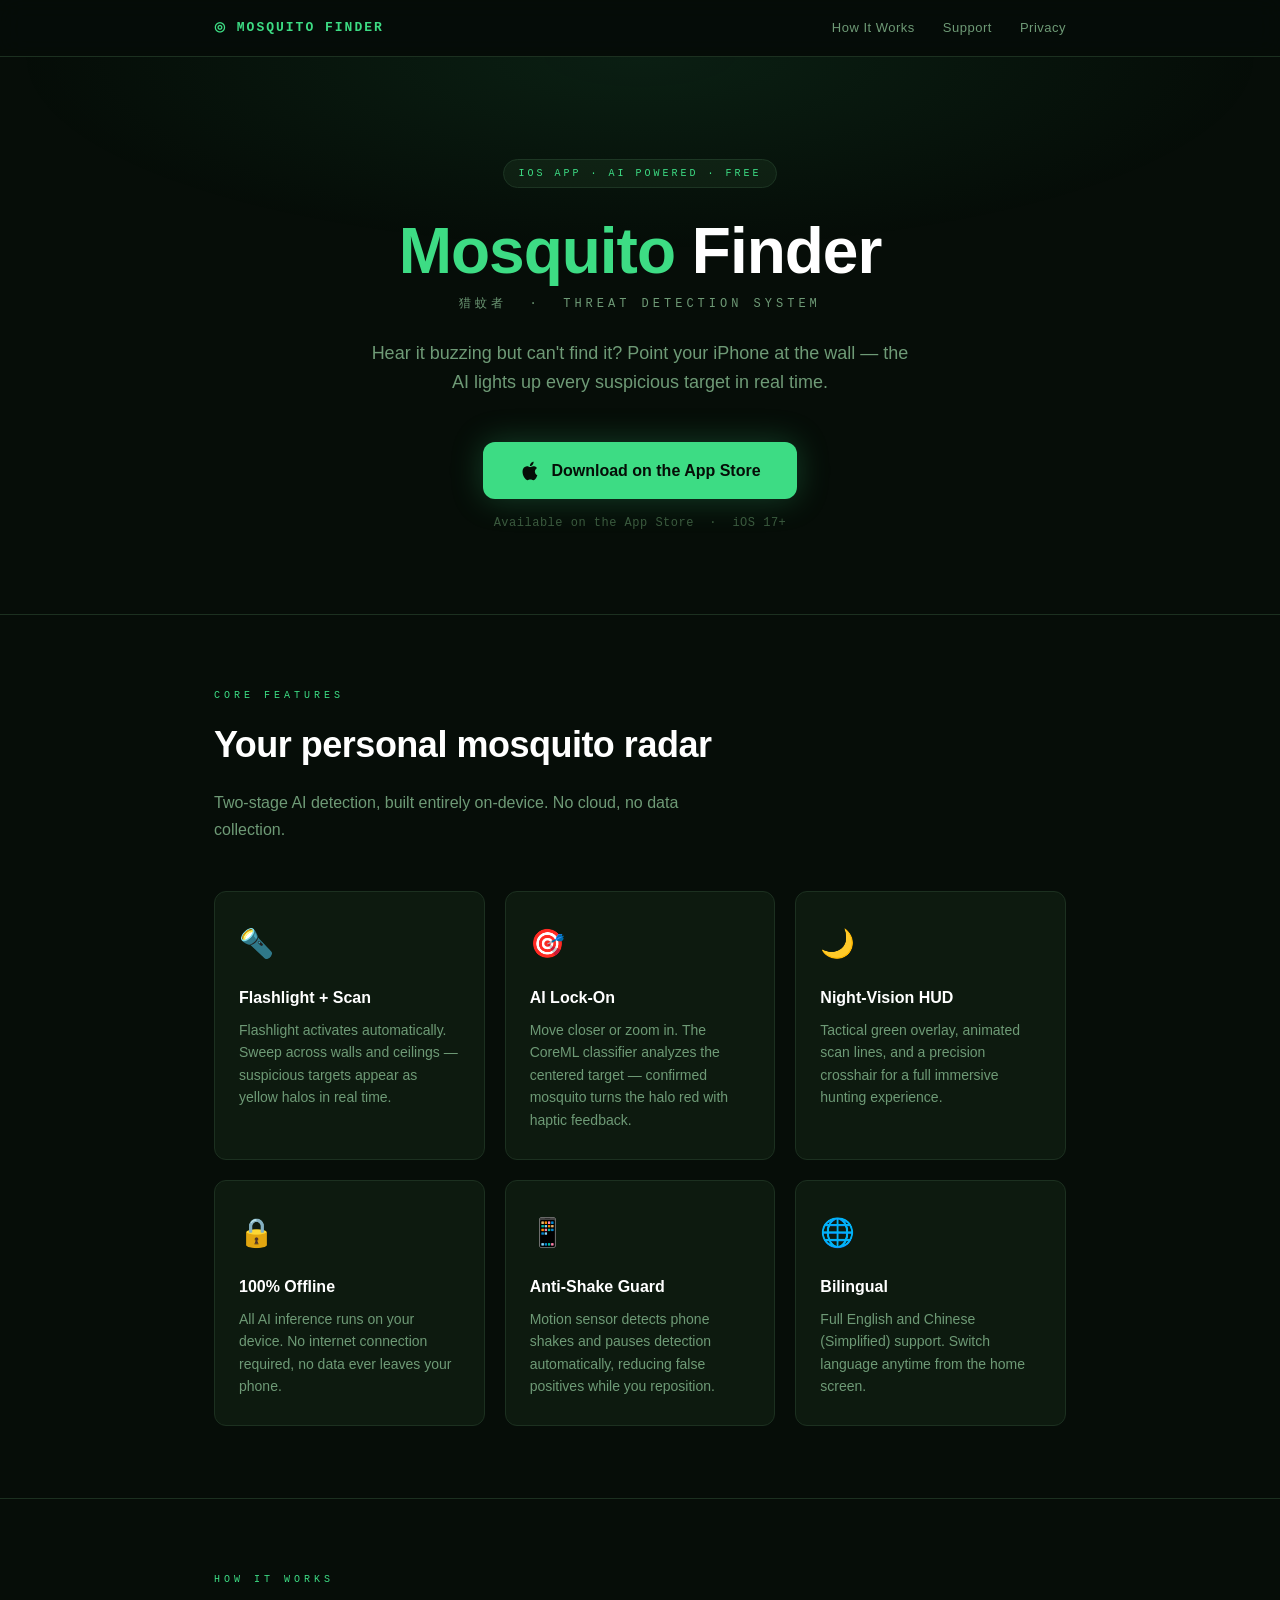
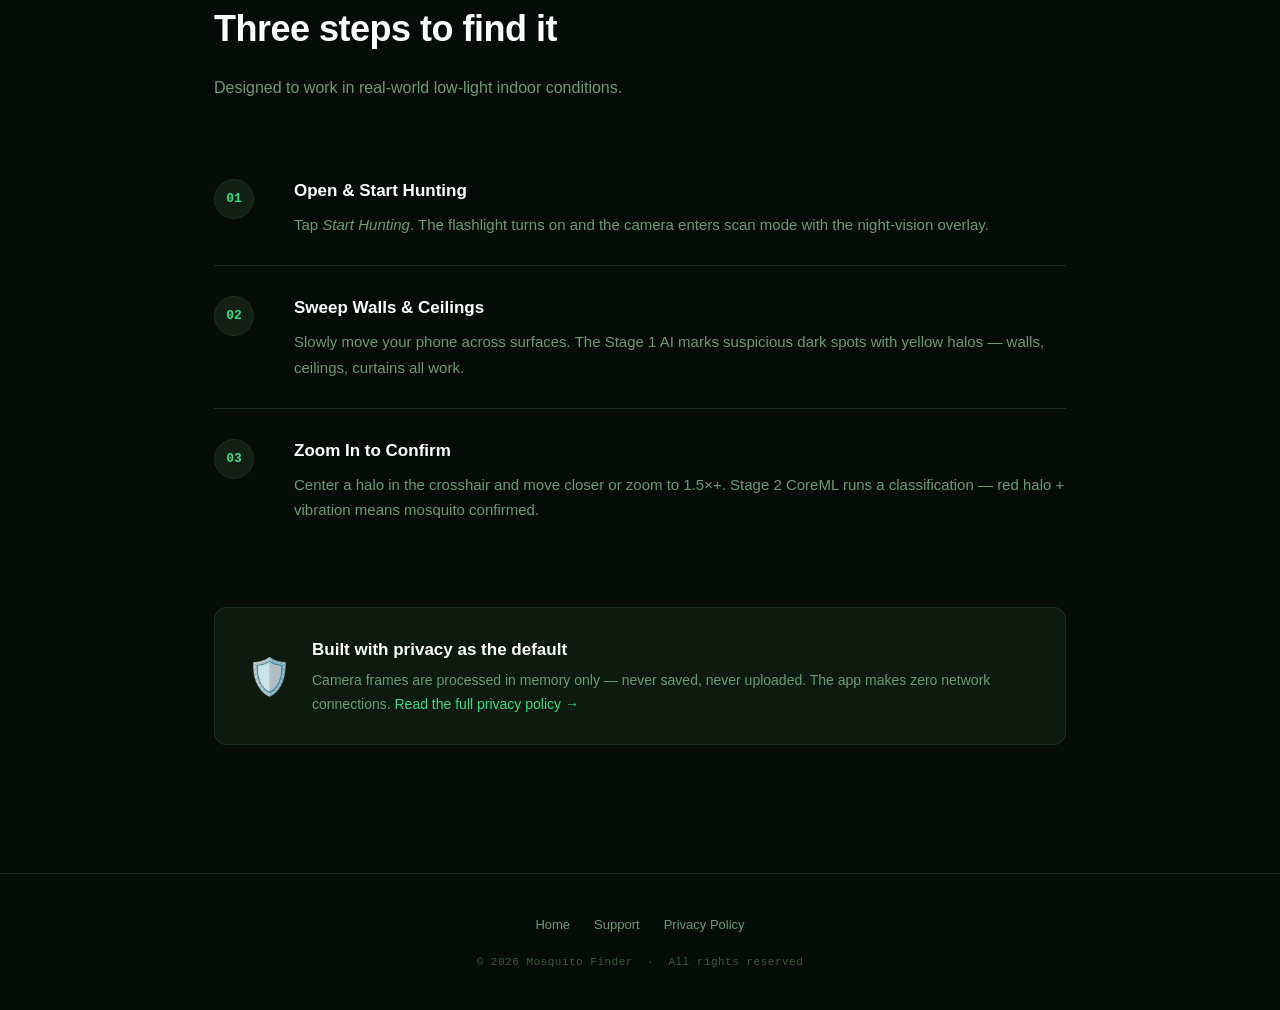
<file: docs/index.html>
<!DOCTYPE html>
<html lang="en">
<head>
  <meta charset="UTF-8" />
  <meta name="viewport" content="width=device-width, initial-scale=1.0" />
  <title>Mosquito Finder — 猎蚊者</title>
  <meta name="description" content="Turn your iPhone into a real-time mosquito detector. AI-powered two-stage detection with night-vision HUD. Free, 100% offline." />
  <meta property="og:title" content="Mosquito Finder — 猎蚊者" />
  <meta property="og:description" content="Find that mosquito before bed. Scan walls with AI, lock on, done." />
  <meta property="og:type" content="website" />
  <link rel="stylesheet" href="css/style.css" />
</head>
<body>

<div class="scan-overlay"></div>

<!-- NAV -->
<nav>
  <div class="nav-inner">
    <a class="nav-logo" href="index.html">&#x25CE; Mosquito Finder</a>
    <div class="nav-links">
      <a href="index.html#how-it-works">How It Works</a>
      <a href="support.html">Support</a>
      <a href="privacy.html">Privacy</a>
    </div>
  </div>
</nav>

<!-- HERO -->
<section class="hero">
  <div class="hero-badge">iOS App · AI Powered · Free</div>
  <h1><span>Mosquito</span> Finder</h1>
  <p class="hero-subtitle">猎蚊者 &nbsp;·&nbsp; Threat Detection System</p>
  <p class="hero-desc">
    Hear it buzzing but can't find it? Point your iPhone at the wall —
    the AI lights up every suspicious target in real time.
  </p>

  <!-- Replace href with real App Store URL once live -->
  <a class="hero-cta" href="#coming-soon" id="appstore-btn">
    <svg viewBox="0 0 24 24" fill="currentColor">
      <path d="M18.71 19.5c-.83 1.24-1.71 2.45-3.05 2.47-1.34.03-1.77-.79-3.29-.79-1.53 0-2 .77-3.27.82-1.31.05-2.3-1.32-3.14-2.53C4.25 17 2.94 12.45 4.7 9.39c.87-1.52 2.43-2.48 4.12-2.51 1.28-.02 2.5.87 3.29.87.78 0 2.26-1.07 3.8-.91.65.03 2.47.26 3.64 1.98l-.09.06c-.22.15-2.18 1.27-2.16 3.8.03 3.02 2.65 4.03 2.68 4.04l-.07.28zM13 3.5c.73-.83 1.94-1.46 2.94-1.5.13 1.17-.34 2.35-1.04 3.19-.69.85-1.83 1.51-2.95 1.42-.15-1.15.41-2.35 1.05-3.11z"/>
    </svg>
    Download on the App Store
  </a>
  <p class="hero-note" id="coming-soon">Available on the App Store &nbsp;·&nbsp; iOS 17+</p>
</section>

<div class="divider"></div>

<!-- FEATURES -->
<section class="section">
  <div class="container">
    <p class="section-label">Core Features</p>
    <h2 class="section-title">Your personal mosquito radar</h2>
    <p class="section-desc">Two-stage AI detection, built entirely on-device. No cloud, no data collection.</p>

    <div class="features-grid">
      <div class="feature-card">
        <div class="feature-icon">🔦</div>
        <h3>Flashlight + Scan</h3>
        <p>Flashlight activates automatically. Sweep across walls and ceilings — suspicious targets appear as yellow halos in real time.</p>
      </div>
      <div class="feature-card">
        <div class="feature-icon">🎯</div>
        <h3>AI Lock-On</h3>
        <p>Move closer or zoom in. The CoreML classifier analyzes the centered target — confirmed mosquito turns the halo red with haptic feedback.</p>
      </div>
      <div class="feature-card">
        <div class="feature-icon">🌙</div>
        <h3>Night-Vision HUD</h3>
        <p>Tactical green overlay, animated scan lines, and a precision crosshair for a full immersive hunting experience.</p>
      </div>
      <div class="feature-card">
        <div class="feature-icon">🔒</div>
        <h3>100% Offline</h3>
        <p>All AI inference runs on your device. No internet connection required, no data ever leaves your phone.</p>
      </div>
      <div class="feature-card">
        <div class="feature-icon">📱</div>
        <h3>Anti-Shake Guard</h3>
        <p>Motion sensor detects phone shakes and pauses detection automatically, reducing false positives while you reposition.</p>
      </div>
      <div class="feature-card">
        <div class="feature-icon">🌐</div>
        <h3>Bilingual</h3>
        <p>Full English and Chinese (Simplified) support. Switch language anytime from the home screen.</p>
      </div>
    </div>
  </div>
</section>

<div class="divider"></div>

<!-- HOW IT WORKS -->
<section class="section" id="how-it-works">
  <div class="container">
    <p class="section-label">How It Works</p>
    <h2 class="section-title">Three steps to find it</h2>
    <p class="section-desc">Designed to work in real-world low-light indoor conditions.</p>

    <div class="steps">
      <div class="step">
        <div class="step-num">01</div>
        <div class="step-content">
          <h3>Open &amp; Start Hunting</h3>
          <p>Tap <em>Start Hunting</em>. The flashlight turns on and the camera enters scan mode with the night-vision overlay.</p>
        </div>
      </div>
      <div class="step">
        <div class="step-num">02</div>
        <div class="step-content">
          <h3>Sweep Walls &amp; Ceilings</h3>
          <p>Slowly move your phone across surfaces. The Stage 1 AI marks suspicious dark spots with yellow halos — walls, ceilings, curtains all work.</p>
        </div>
      </div>
      <div class="step">
        <div class="step-num">03</div>
        <div class="step-content">
          <h3>Zoom In to Confirm</h3>
          <p>Center a halo in the crosshair and move closer or zoom to 1.5×+. Stage 2 CoreML runs a classification — red halo + vibration means mosquito confirmed.</p>
        </div>
      </div>
    </div>

    <!-- Privacy strip -->
    <div class="privacy-strip">
      <div class="icon">🛡️</div>
      <div>
        <h3>Built with privacy as the default</h3>
        <p>Camera frames are processed in memory only — never saved, never uploaded. The app makes zero network connections.
           <a href="privacy.html">Read the full privacy policy →</a></p>
      </div>
    </div>
  </div>
</section>

<!-- FOOTER -->
<footer>
  <div class="footer-inner">
    <div class="footer-links">
      <a href="index.html">Home</a>
      <a href="support.html">Support</a>
      <a href="privacy.html">Privacy Policy</a>
    </div>
    <p class="footer-copy">© 2026 Mosquito Finder &nbsp;·&nbsp; All rights reserved</p>
  </div>
</footer>

</body>
</html>
</file>
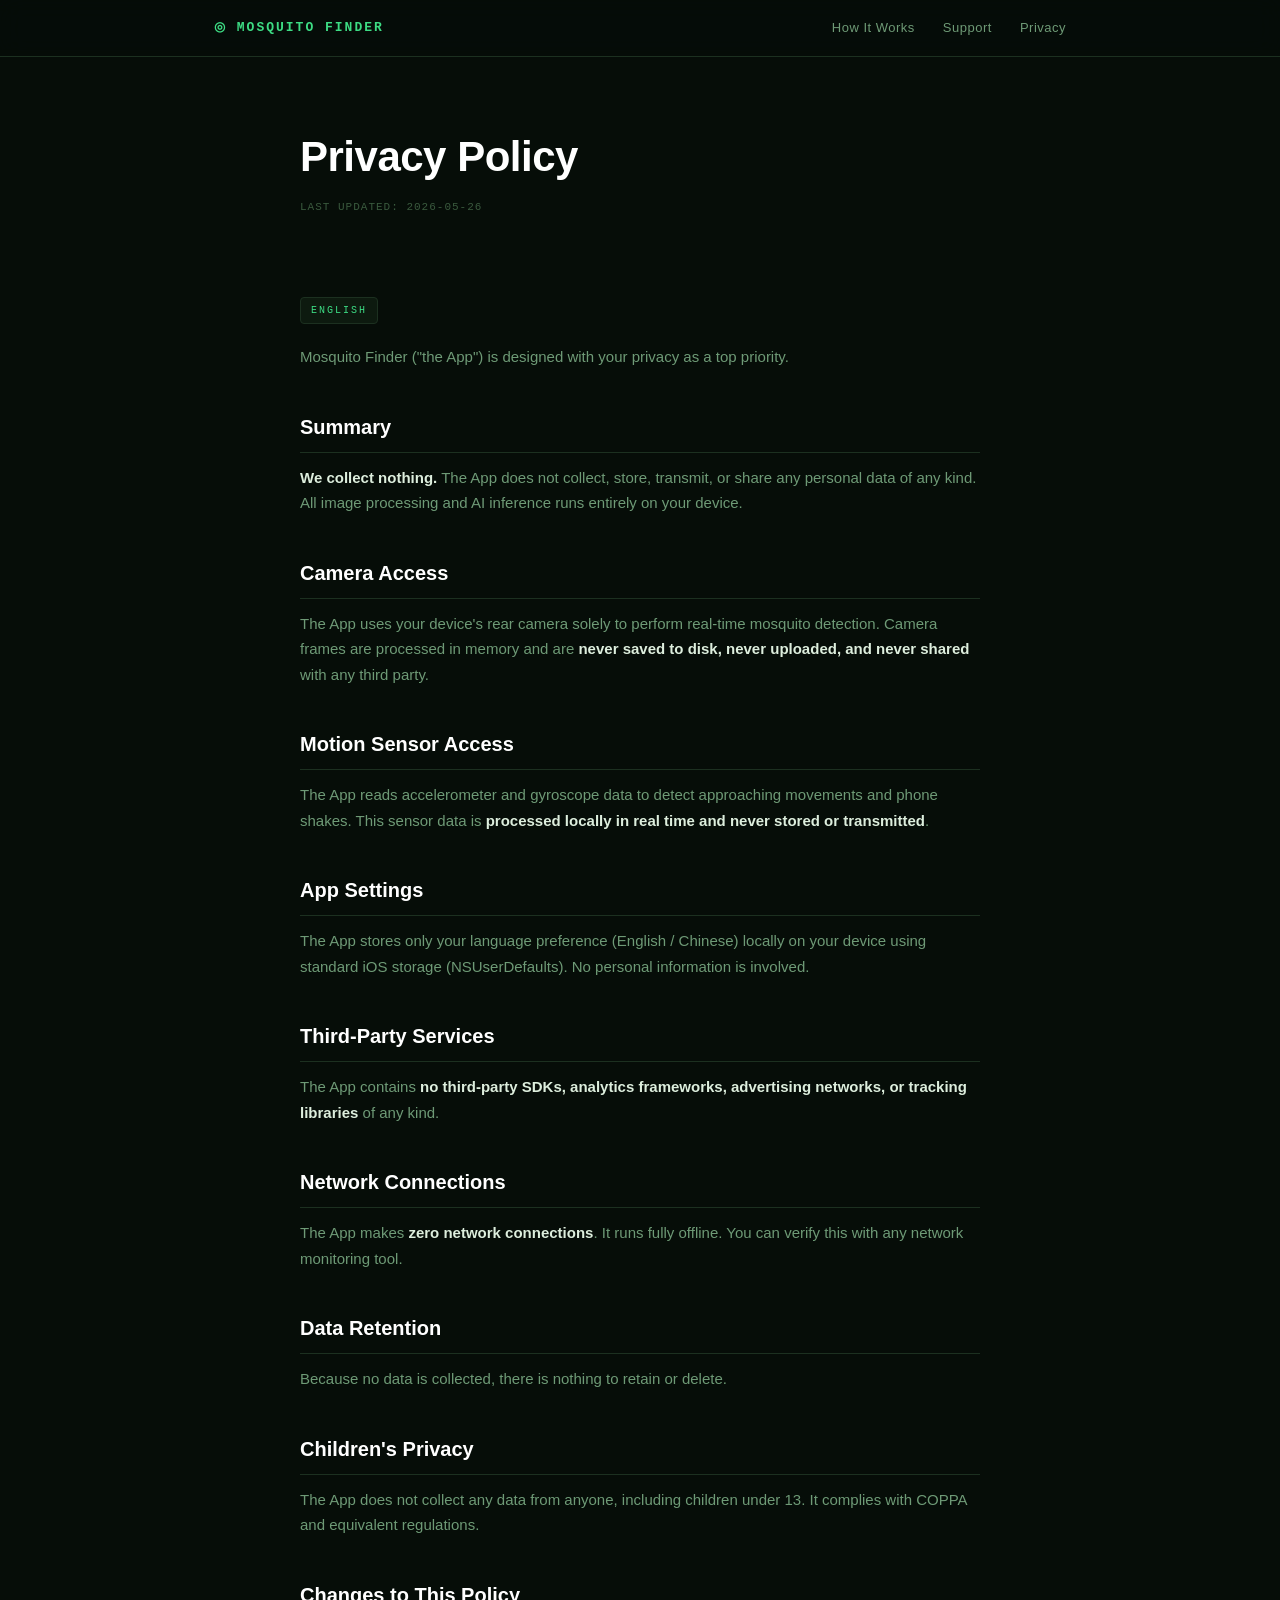
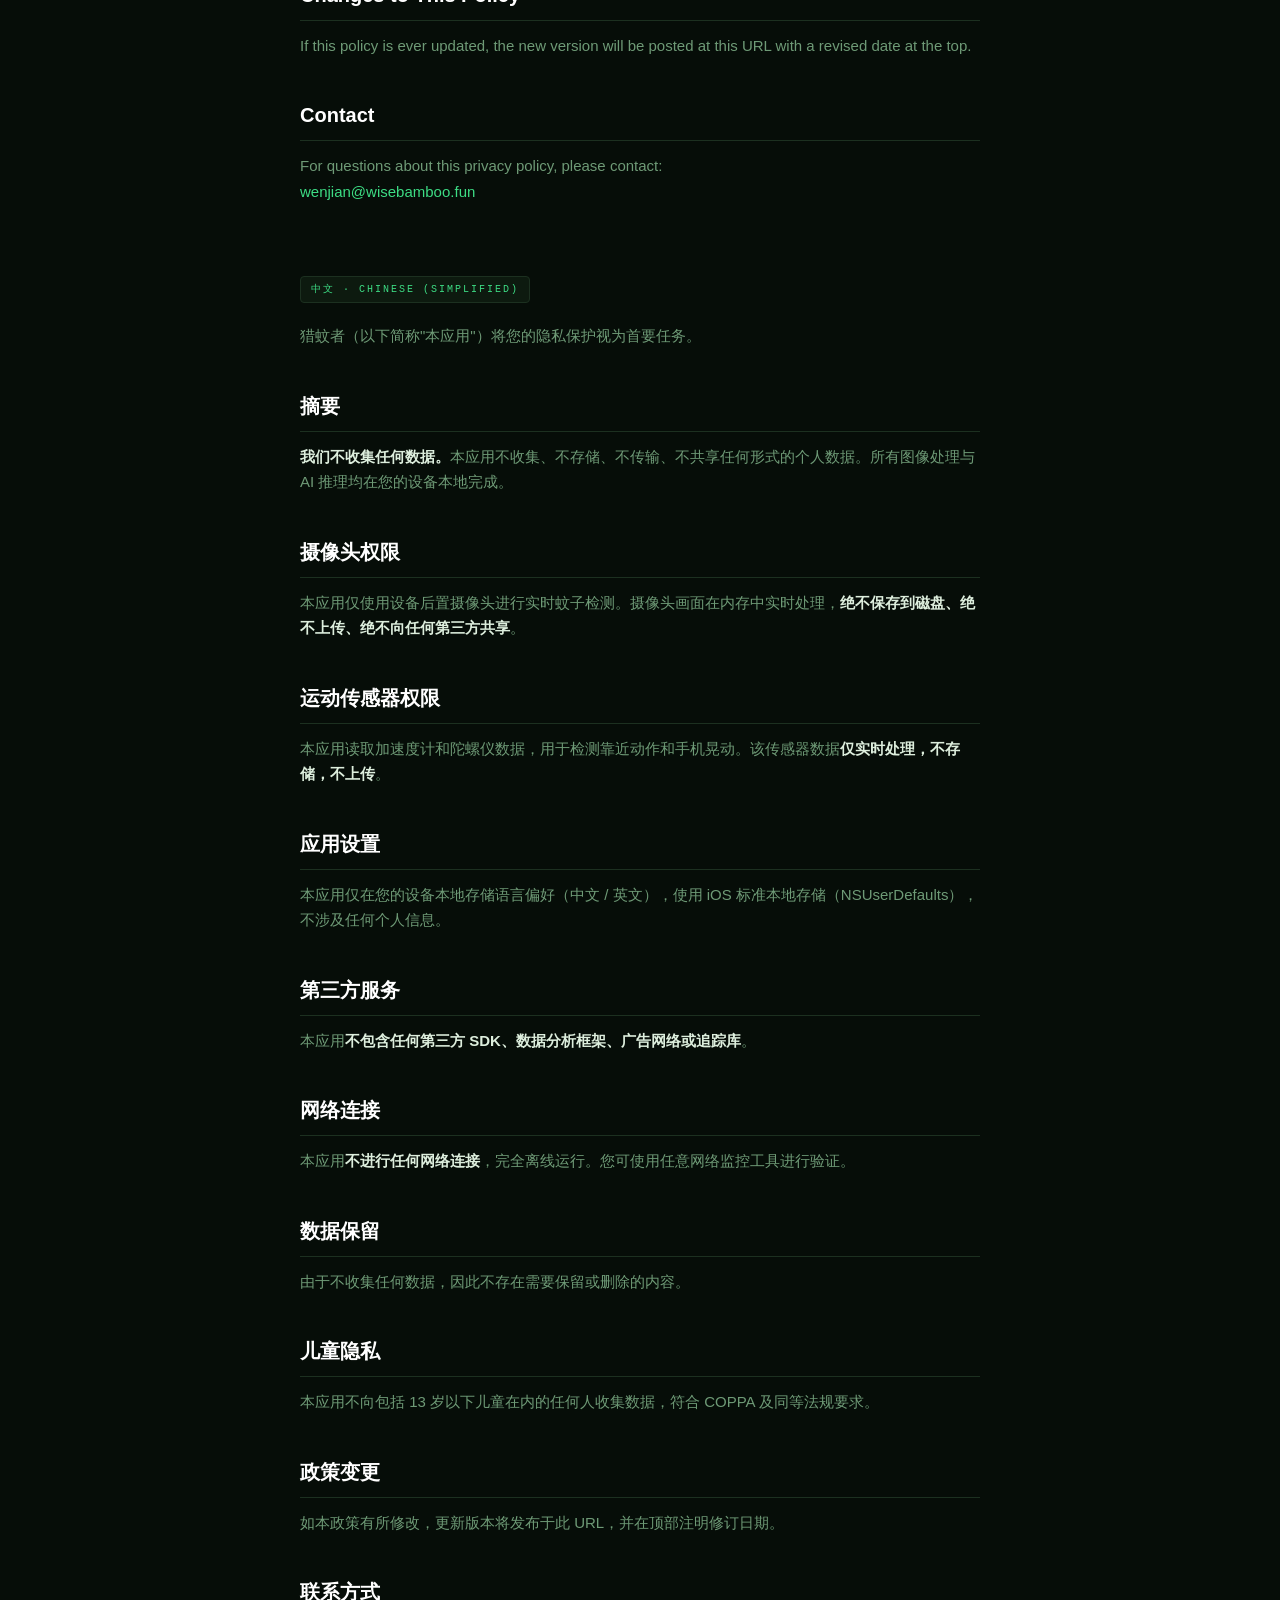
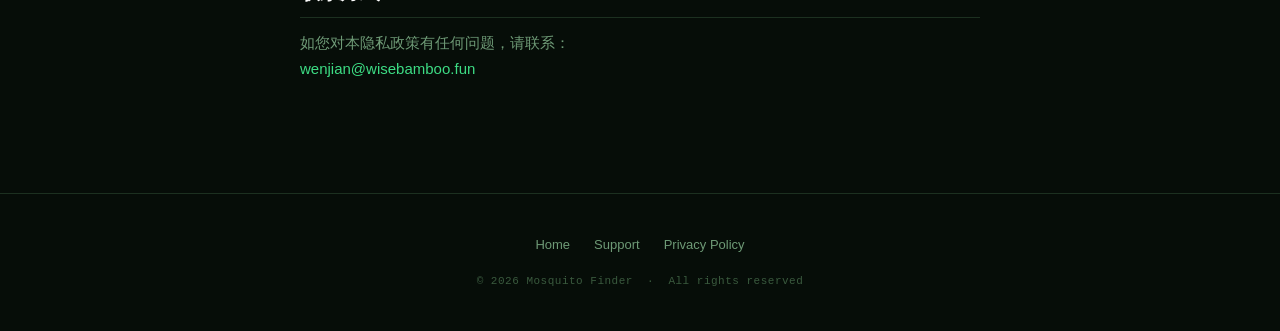
<file: docs/privacy.html>
<!DOCTYPE html>
<html lang="en">
<head>
  <meta charset="UTF-8" />
  <meta name="viewport" content="width=device-width, initial-scale=1.0" />
  <title>Privacy Policy — Mosquito Finder</title>
  <meta name="description" content="Mosquito Finder Privacy Policy — 猎蚊者隐私政策. We collect no personal data. All processing happens on-device." />
  <link rel="stylesheet" href="css/style.css" />
</head>
<body>

<div class="scan-overlay"></div>

<!-- NAV -->
<nav>
  <div class="nav-inner">
    <a class="nav-logo" href="index.html">&#x25CE; Mosquito Finder</a>
    <div class="nav-links">
      <a href="index.html#how-it-works">How It Works</a>
      <a href="support.html">Support</a>
      <a href="privacy.html">Privacy</a>
    </div>
  </div>
</nav>

<!-- CONTENT -->
<main style="padding: 64px 24px 96px;">
  <div class="prose">
    <h1>Privacy Policy</h1>
    <p class="meta">LAST UPDATED: 2026-05-26</p>

    <!-- ── ENGLISH ── -->
    <span class="lang-tag">English</span>

    <p>Mosquito Finder ("the App") is designed with your privacy as a top priority.</p>

    <h2>Summary</h2>
    <p><strong>We collect nothing.</strong> The App does not collect, store, transmit, or share any personal data of any kind. All image processing and AI inference runs entirely on your device.</p>

    <h2>Camera Access</h2>
    <p>The App uses your device's rear camera solely to perform real-time mosquito detection. Camera frames are processed in memory and are <strong>never saved to disk, never uploaded, and never shared</strong> with any third party.</p>

    <h2>Motion Sensor Access</h2>
    <p>The App reads accelerometer and gyroscope data to detect approaching movements and phone shakes. This sensor data is <strong>processed locally in real time and never stored or transmitted</strong>.</p>

    <h2>App Settings</h2>
    <p>The App stores only your language preference (English / Chinese) locally on your device using standard iOS storage (NSUserDefaults). No personal information is involved.</p>

    <h2>Third-Party Services</h2>
    <p>The App contains <strong>no third-party SDKs, analytics frameworks, advertising networks, or tracking libraries</strong> of any kind.</p>

    <h2>Network Connections</h2>
    <p>The App makes <strong>zero network connections</strong>. It runs fully offline. You can verify this with any network monitoring tool.</p>

    <h2>Data Retention</h2>
    <p>Because no data is collected, there is nothing to retain or delete.</p>

    <h2>Children's Privacy</h2>
    <p>The App does not collect any data from anyone, including children under 13. It complies with COPPA and equivalent regulations.</p>

    <h2>Changes to This Policy</h2>
    <p>If this policy is ever updated, the new version will be posted at this URL with a revised date at the top.</p>

    <h2>Contact</h2>
    <p>For questions about this privacy policy, please contact:<br/>
    <!-- Replace with your real email address -->
    <a href="mailto:wenjian@wisebamboo.fun">wenjian@wisebamboo.fun</a></p>

    <!-- ── CHINESE ── -->
    <span class="lang-tag" style="margin-top: 56px;">中文 · Chinese (Simplified)</span>

    <p>猎蚊者（以下简称"本应用"）将您的隐私保护视为首要任务。</p>

    <h2>摘要</h2>
    <p><strong>我们不收集任何数据。</strong>本应用不收集、不存储、不传输、不共享任何形式的个人数据。所有图像处理与 AI 推理均在您的设备本地完成。</p>

    <h2>摄像头权限</h2>
    <p>本应用仅使用设备后置摄像头进行实时蚊子检测。摄像头画面在内存中实时处理，<strong>绝不保存到磁盘、绝不上传、绝不向任何第三方共享</strong>。</p>

    <h2>运动传感器权限</h2>
    <p>本应用读取加速度计和陀螺仪数据，用于检测靠近动作和手机晃动。该传感器数据<strong>仅实时处理，不存储，不上传</strong>。</p>

    <h2>应用设置</h2>
    <p>本应用仅在您的设备本地存储语言偏好（中文 / 英文），使用 iOS 标准本地存储（NSUserDefaults），不涉及任何个人信息。</p>

    <h2>第三方服务</h2>
    <p>本应用<strong>不包含任何第三方 SDK、数据分析框架、广告网络或追踪库</strong>。</p>

    <h2>网络连接</h2>
    <p>本应用<strong>不进行任何网络连接</strong>，完全离线运行。您可使用任意网络监控工具进行验证。</p>

    <h2>数据保留</h2>
    <p>由于不收集任何数据，因此不存在需要保留或删除的内容。</p>

    <h2>儿童隐私</h2>
    <p>本应用不向包括 13 岁以下儿童在内的任何人收集数据，符合 COPPA 及同等法规要求。</p>

    <h2>政策变更</h2>
    <p>如本政策有所修改，更新版本将发布于此 URL，并在顶部注明修订日期。</p>

    <h2>联系方式</h2>
    <p>如您对本隐私政策有任何问题，请联系：<br/>
    <!-- Replace with your real email address -->
    <a href="mailto:wenjian@wisebamboo.fun">wenjian@wisebamboo.fun</a></p>

  </div>
</main>

<!-- FOOTER -->
<footer>
  <div class="footer-inner">
    <div class="footer-links">
      <a href="index.html">Home</a>
      <a href="support.html">Support</a>
      <a href="privacy.html">Privacy Policy</a>
    </div>
    <p class="footer-copy">© 2026 Mosquito Finder &nbsp;·&nbsp; All rights reserved</p>
  </div>
</footer>

</body>
</html>
</file>
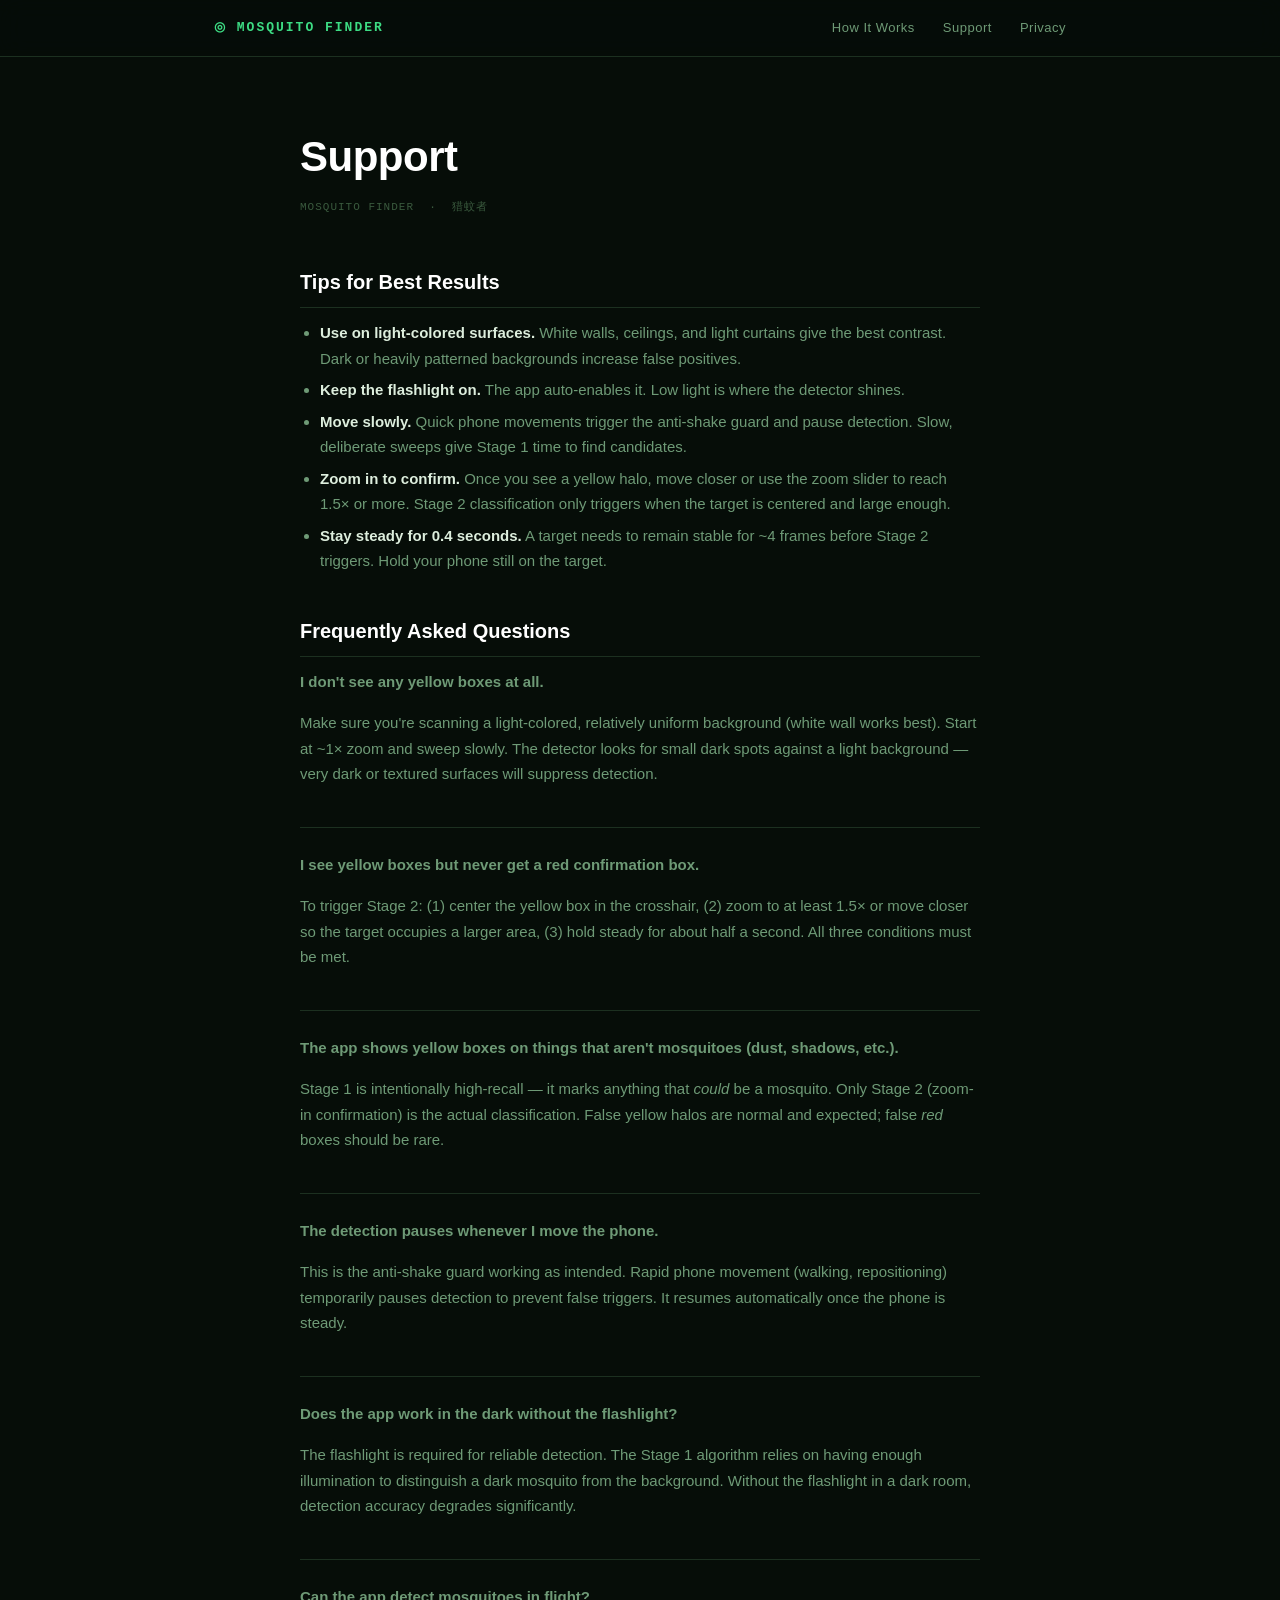
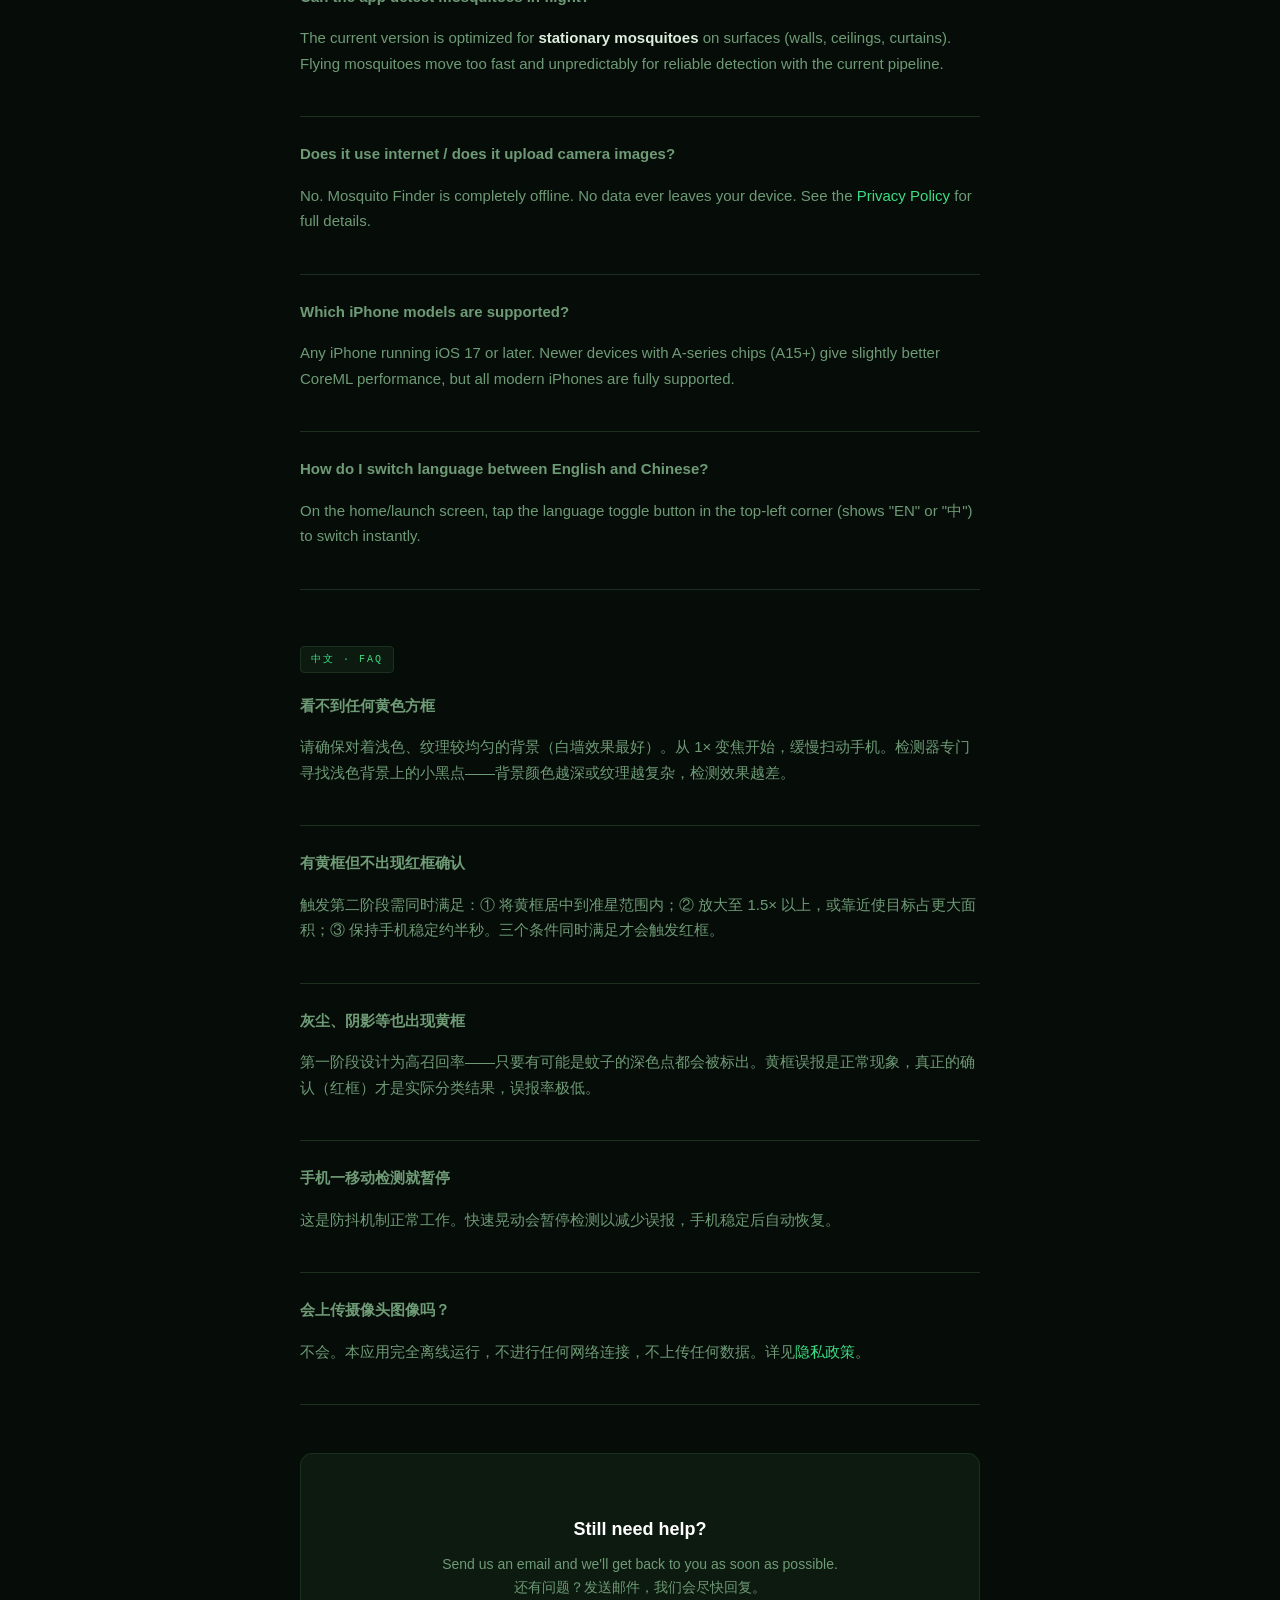
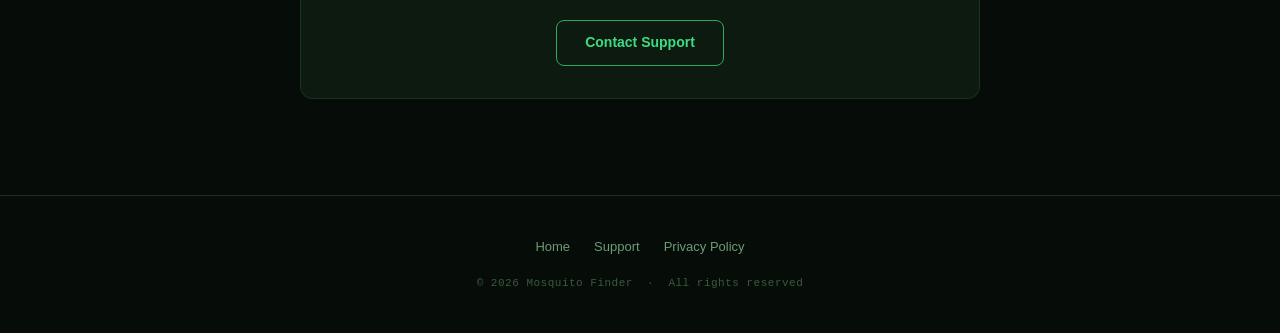
<file: docs/support.html>
<!DOCTYPE html>
<html lang="en">
<head>
  <meta charset="UTF-8" />
  <meta name="viewport" content="width=device-width, initial-scale=1.0" />
  <title>Support — Mosquito Finder</title>
  <meta name="description" content="Mosquito Finder Support — tips, FAQ, and how to get the best results detecting mosquitoes with your iPhone." />
  <link rel="stylesheet" href="css/style.css" />
</head>
<body>

<div class="scan-overlay"></div>

<!-- NAV -->
<nav>
  <div class="nav-inner">
    <a class="nav-logo" href="index.html">&#x25CE; Mosquito Finder</a>
    <div class="nav-links">
      <a href="index.html#how-it-works">How It Works</a>
      <a href="support.html">Support</a>
      <a href="privacy.html">Privacy</a>
    </div>
  </div>
</nav>

<!-- CONTENT -->
<main style="padding: 64px 24px 96px;">
  <div class="prose">
    <h1>Support</h1>
    <p class="meta">MOSQUITO FINDER &nbsp;·&nbsp; 猎蚊者</p>

    <!-- TIPS -->
    <h2>Tips for Best Results</h2>
    <ul>
      <li><strong>Use on light-colored surfaces.</strong> White walls, ceilings, and light curtains give the best contrast. Dark or heavily patterned backgrounds increase false positives.</li>
      <li><strong>Keep the flashlight on.</strong> The app auto-enables it. Low light is where the detector shines.</li>
      <li><strong>Move slowly.</strong> Quick phone movements trigger the anti-shake guard and pause detection. Slow, deliberate sweeps give Stage 1 time to find candidates.</li>
      <li><strong>Zoom in to confirm.</strong> Once you see a yellow halo, move closer or use the zoom slider to reach 1.5× or more. Stage 2 classification only triggers when the target is centered and large enough.</li>
      <li><strong>Stay steady for 0.4 seconds.</strong> A target needs to remain stable for ~4 frames before Stage 2 triggers. Hold your phone still on the target.</li>
    </ul>

    <!-- FAQ -->
    <h2>Frequently Asked Questions</h2>

    <div class="faq">
      <div class="faq-item">
        <p class="faq-q">I don't see any yellow boxes at all.</p>
        <p class="faq-a">Make sure you're scanning a light-colored, relatively uniform background (white wall works best). Start at ~1× zoom and sweep slowly. The detector looks for small dark spots against a light background — very dark or textured surfaces will suppress detection.</p>
      </div>
      <div class="faq-item">
        <p class="faq-q">I see yellow boxes but never get a red confirmation box.</p>
        <p class="faq-a">To trigger Stage 2: (1) center the yellow box in the crosshair, (2) zoom to at least 1.5× or move closer so the target occupies a larger area, (3) hold steady for about half a second. All three conditions must be met.</p>
      </div>
      <div class="faq-item">
        <p class="faq-q">The app shows yellow boxes on things that aren't mosquitoes (dust, shadows, etc.).</p>
        <p class="faq-a">Stage 1 is intentionally high-recall — it marks anything that <em>could</em> be a mosquito. Only Stage 2 (zoom-in confirmation) is the actual classification. False yellow halos are normal and expected; false <em>red</em> boxes should be rare.</p>
      </div>
      <div class="faq-item">
        <p class="faq-q">The detection pauses whenever I move the phone.</p>
        <p class="faq-a">This is the anti-shake guard working as intended. Rapid phone movement (walking, repositioning) temporarily pauses detection to prevent false triggers. It resumes automatically once the phone is steady.</p>
      </div>
      <div class="faq-item">
        <p class="faq-q">Does the app work in the dark without the flashlight?</p>
        <p class="faq-a">The flashlight is required for reliable detection. The Stage 1 algorithm relies on having enough illumination to distinguish a dark mosquito from the background. Without the flashlight in a dark room, detection accuracy degrades significantly.</p>
      </div>
      <div class="faq-item">
        <p class="faq-q">Can the app detect mosquitoes in flight?</p>
        <p class="faq-a">The current version is optimized for <strong>stationary mosquitoes</strong> on surfaces (walls, ceilings, curtains). Flying mosquitoes move too fast and unpredictably for reliable detection with the current pipeline.</p>
      </div>
      <div class="faq-item">
        <p class="faq-q">Does it use internet / does it upload camera images?</p>
        <p class="faq-a">No. Mosquito Finder is completely offline. No data ever leaves your device. See the <a href="privacy.html">Privacy Policy</a> for full details.</p>
      </div>
      <div class="faq-item">
        <p class="faq-q">Which iPhone models are supported?</p>
        <p class="faq-a">Any iPhone running iOS 17 or later. Newer devices with A-series chips (A15+) give slightly better CoreML performance, but all modern iPhones are fully supported.</p>
      </div>
      <div class="faq-item">
        <p class="faq-q">How do I switch language between English and Chinese?</p>
        <p class="faq-a">On the home/launch screen, tap the language toggle button in the top-left corner (shows "EN" or "中") to switch instantly.</p>
      </div>
    </div>

    <!-- FAQ Chinese -->
    <span class="lang-tag" style="margin-top: 56px;">中文 · FAQ</span>

    <div class="faq">
      <div class="faq-item">
        <p class="faq-q">看不到任何黄色方框</p>
        <p class="faq-a">请确保对着浅色、纹理较均匀的背景（白墙效果最好）。从 1× 变焦开始，缓慢扫动手机。检测器专门寻找浅色背景上的小黑点——背景颜色越深或纹理越复杂，检测效果越差。</p>
      </div>
      <div class="faq-item">
        <p class="faq-q">有黄框但不出现红框确认</p>
        <p class="faq-a">触发第二阶段需同时满足：① 将黄框居中到准星范围内；② 放大至 1.5× 以上，或靠近使目标占更大面积；③ 保持手机稳定约半秒。三个条件同时满足才会触发红框。</p>
      </div>
      <div class="faq-item">
        <p class="faq-q">灰尘、阴影等也出现黄框</p>
        <p class="faq-a">第一阶段设计为高召回率——只要有可能是蚊子的深色点都会被标出。黄框误报是正常现象，真正的确认（红框）才是实际分类结果，误报率极低。</p>
      </div>
      <div class="faq-item">
        <p class="faq-q">手机一移动检测就暂停</p>
        <p class="faq-a">这是防抖机制正常工作。快速晃动会暂停检测以减少误报，手机稳定后自动恢复。</p>
      </div>
      <div class="faq-item">
        <p class="faq-q">会上传摄像头图像吗？</p>
        <p class="faq-a">不会。本应用完全离线运行，不进行任何网络连接，不上传任何数据。详见<a href="privacy.html">隐私政策</a>。</p>
      </div>
    </div>

    <!-- CONTACT -->
    <div class="contact-card">
      <h3>Still need help?</h3>
      <p>Send us an email and we'll get back to you as soon as possible.<br/>
      还有问题？发送邮件，我们会尽快回复。</p>
      <!-- Replace with your real email address -->
      <a class="btn-outline" href="mailto:wenjian@wisebamboo.fun">Contact Support</a>
    </div>

  </div>
</main>

<!-- FOOTER -->
<footer>
  <div class="footer-inner">
    <div class="footer-links">
      <a href="index.html">Home</a>
      <a href="support.html">Support</a>
      <a href="privacy.html">Privacy Policy</a>
    </div>
    <p class="footer-copy">© 2026 Mosquito Finder &nbsp;·&nbsp; All rights reserved</p>
  </div>
</footer>

</body>
</html>
</file>
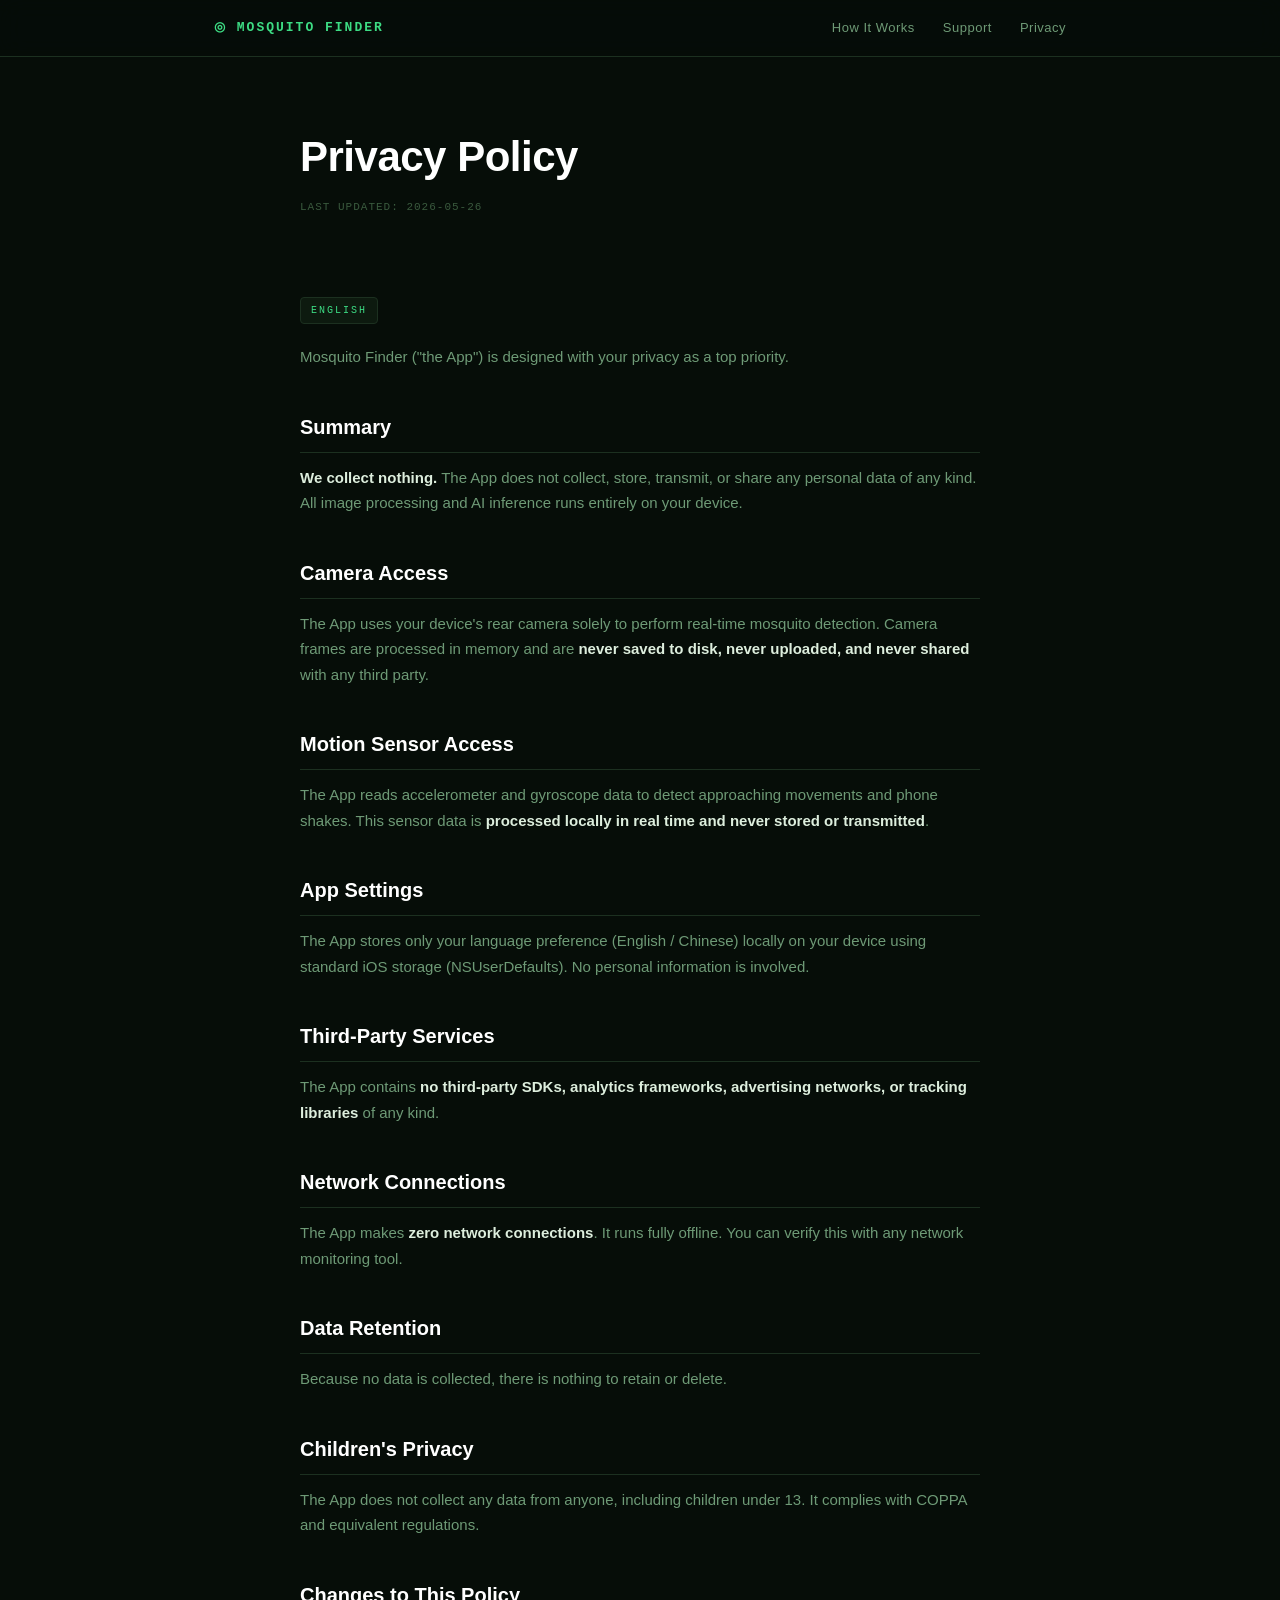
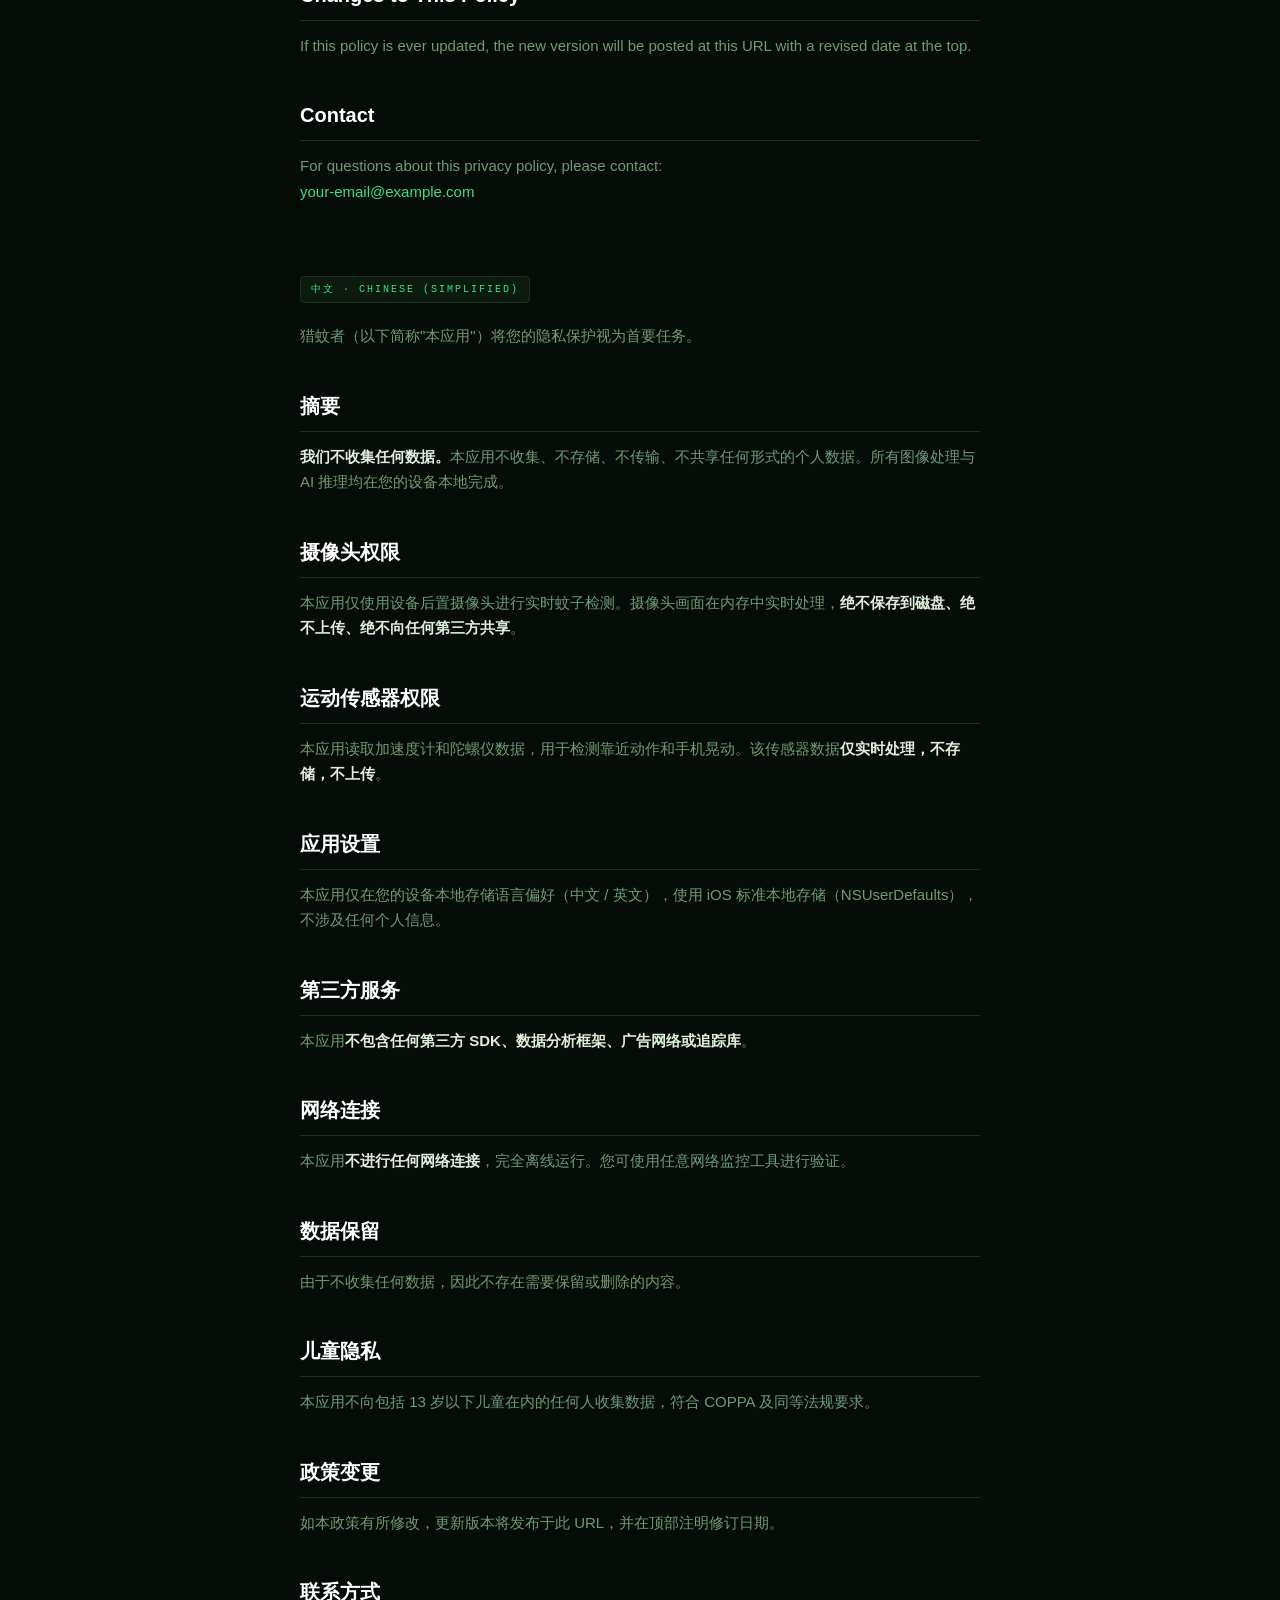
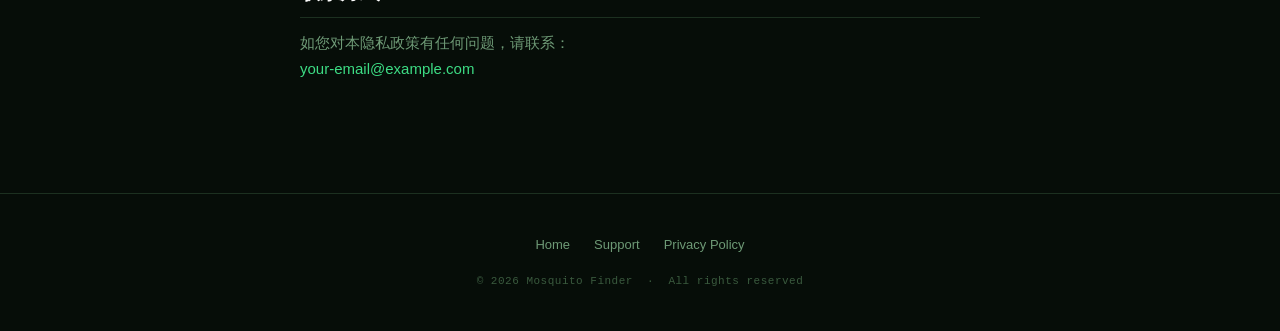
<file: website/privacy.html>
<!DOCTYPE html>
<html lang="en">
<head>
  <meta charset="UTF-8" />
  <meta name="viewport" content="width=device-width, initial-scale=1.0" />
  <title>Privacy Policy — Mosquito Finder</title>
  <meta name="description" content="Mosquito Finder Privacy Policy — 猎蚊者隐私政策. We collect no personal data. All processing happens on-device." />
  <link rel="stylesheet" href="css/style.css" />
</head>
<body>

<div class="scan-overlay"></div>

<!-- NAV -->
<nav>
  <div class="nav-inner">
    <a class="nav-logo" href="index.html">&#x25CE; Mosquito Finder</a>
    <div class="nav-links">
      <a href="index.html#how-it-works">How It Works</a>
      <a href="support.html">Support</a>
      <a href="privacy.html">Privacy</a>
    </div>
  </div>
</nav>

<!-- CONTENT -->
<main style="padding: 64px 24px 96px;">
  <div class="prose">
    <h1>Privacy Policy</h1>
    <p class="meta">LAST UPDATED: 2026-05-26</p>

    <!-- ── ENGLISH ── -->
    <span class="lang-tag">English</span>

    <p>Mosquito Finder ("the App") is designed with your privacy as a top priority.</p>

    <h2>Summary</h2>
    <p><strong>We collect nothing.</strong> The App does not collect, store, transmit, or share any personal data of any kind. All image processing and AI inference runs entirely on your device.</p>

    <h2>Camera Access</h2>
    <p>The App uses your device's rear camera solely to perform real-time mosquito detection. Camera frames are processed in memory and are <strong>never saved to disk, never uploaded, and never shared</strong> with any third party.</p>

    <h2>Motion Sensor Access</h2>
    <p>The App reads accelerometer and gyroscope data to detect approaching movements and phone shakes. This sensor data is <strong>processed locally in real time and never stored or transmitted</strong>.</p>

    <h2>App Settings</h2>
    <p>The App stores only your language preference (English / Chinese) locally on your device using standard iOS storage (NSUserDefaults). No personal information is involved.</p>

    <h2>Third-Party Services</h2>
    <p>The App contains <strong>no third-party SDKs, analytics frameworks, advertising networks, or tracking libraries</strong> of any kind.</p>

    <h2>Network Connections</h2>
    <p>The App makes <strong>zero network connections</strong>. It runs fully offline. You can verify this with any network monitoring tool.</p>

    <h2>Data Retention</h2>
    <p>Because no data is collected, there is nothing to retain or delete.</p>

    <h2>Children's Privacy</h2>
    <p>The App does not collect any data from anyone, including children under 13. It complies with COPPA and equivalent regulations.</p>

    <h2>Changes to This Policy</h2>
    <p>If this policy is ever updated, the new version will be posted at this URL with a revised date at the top.</p>

    <h2>Contact</h2>
    <p>For questions about this privacy policy, please contact:<br/>
    <!-- Replace with your real email address -->
    <a href="mailto:your-email@example.com">your-email@example.com</a></p>

    <!-- ── CHINESE ── -->
    <span class="lang-tag" style="margin-top: 56px;">中文 · Chinese (Simplified)</span>

    <p>猎蚊者（以下简称"本应用"）将您的隐私保护视为首要任务。</p>

    <h2>摘要</h2>
    <p><strong>我们不收集任何数据。</strong>本应用不收集、不存储、不传输、不共享任何形式的个人数据。所有图像处理与 AI 推理均在您的设备本地完成。</p>

    <h2>摄像头权限</h2>
    <p>本应用仅使用设备后置摄像头进行实时蚊子检测。摄像头画面在内存中实时处理，<strong>绝不保存到磁盘、绝不上传、绝不向任何第三方共享</strong>。</p>

    <h2>运动传感器权限</h2>
    <p>本应用读取加速度计和陀螺仪数据，用于检测靠近动作和手机晃动。该传感器数据<strong>仅实时处理，不存储，不上传</strong>。</p>

    <h2>应用设置</h2>
    <p>本应用仅在您的设备本地存储语言偏好（中文 / 英文），使用 iOS 标准本地存储（NSUserDefaults），不涉及任何个人信息。</p>

    <h2>第三方服务</h2>
    <p>本应用<strong>不包含任何第三方 SDK、数据分析框架、广告网络或追踪库</strong>。</p>

    <h2>网络连接</h2>
    <p>本应用<strong>不进行任何网络连接</strong>，完全离线运行。您可使用任意网络监控工具进行验证。</p>

    <h2>数据保留</h2>
    <p>由于不收集任何数据，因此不存在需要保留或删除的内容。</p>

    <h2>儿童隐私</h2>
    <p>本应用不向包括 13 岁以下儿童在内的任何人收集数据，符合 COPPA 及同等法规要求。</p>

    <h2>政策变更</h2>
    <p>如本政策有所修改，更新版本将发布于此 URL，并在顶部注明修订日期。</p>

    <h2>联系方式</h2>
    <p>如您对本隐私政策有任何问题，请联系：<br/>
    <!-- Replace with your real email address -->
    <a href="mailto:your-email@example.com">your-email@example.com</a></p>

  </div>
</main>

<!-- FOOTER -->
<footer>
  <div class="footer-inner">
    <div class="footer-links">
      <a href="index.html">Home</a>
      <a href="support.html">Support</a>
      <a href="privacy.html">Privacy Policy</a>
    </div>
    <p class="footer-copy">© 2026 Mosquito Finder &nbsp;·&nbsp; All rights reserved</p>
  </div>
</footer>

</body>
</html>
</file>
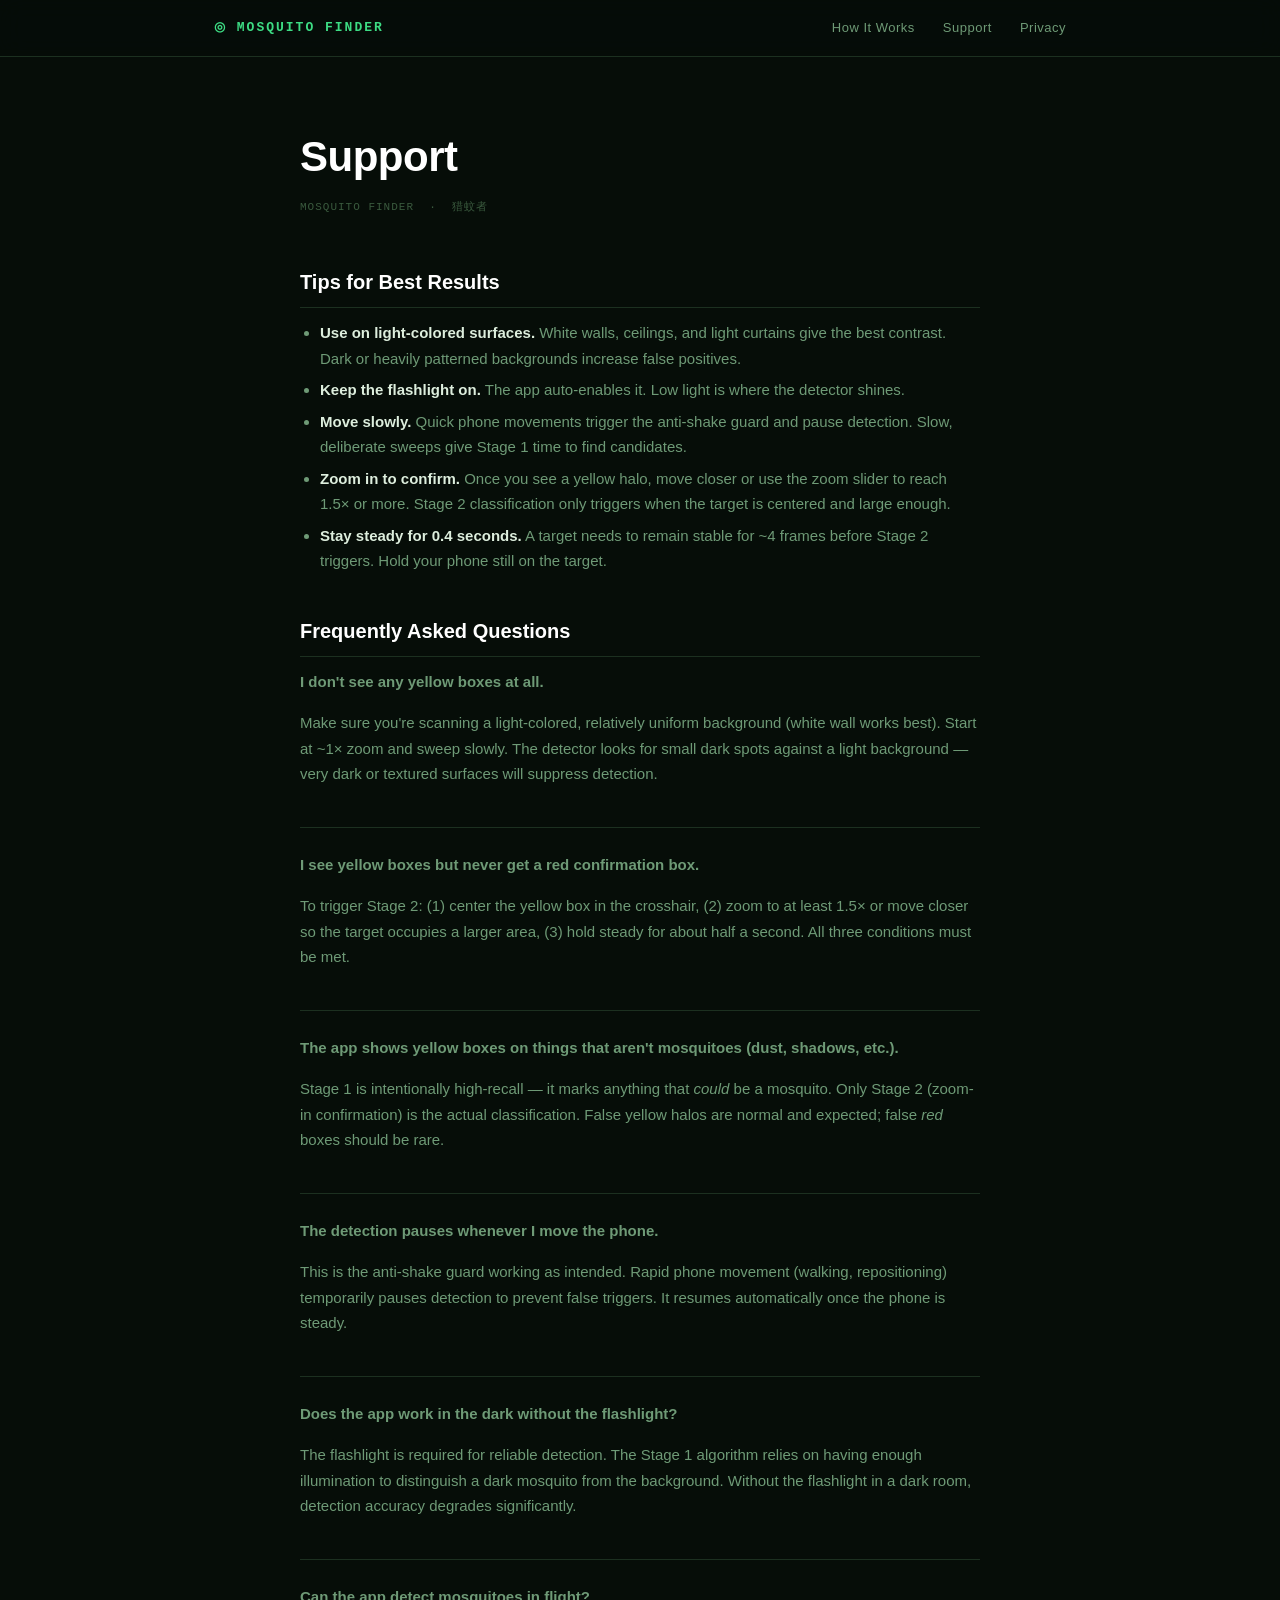
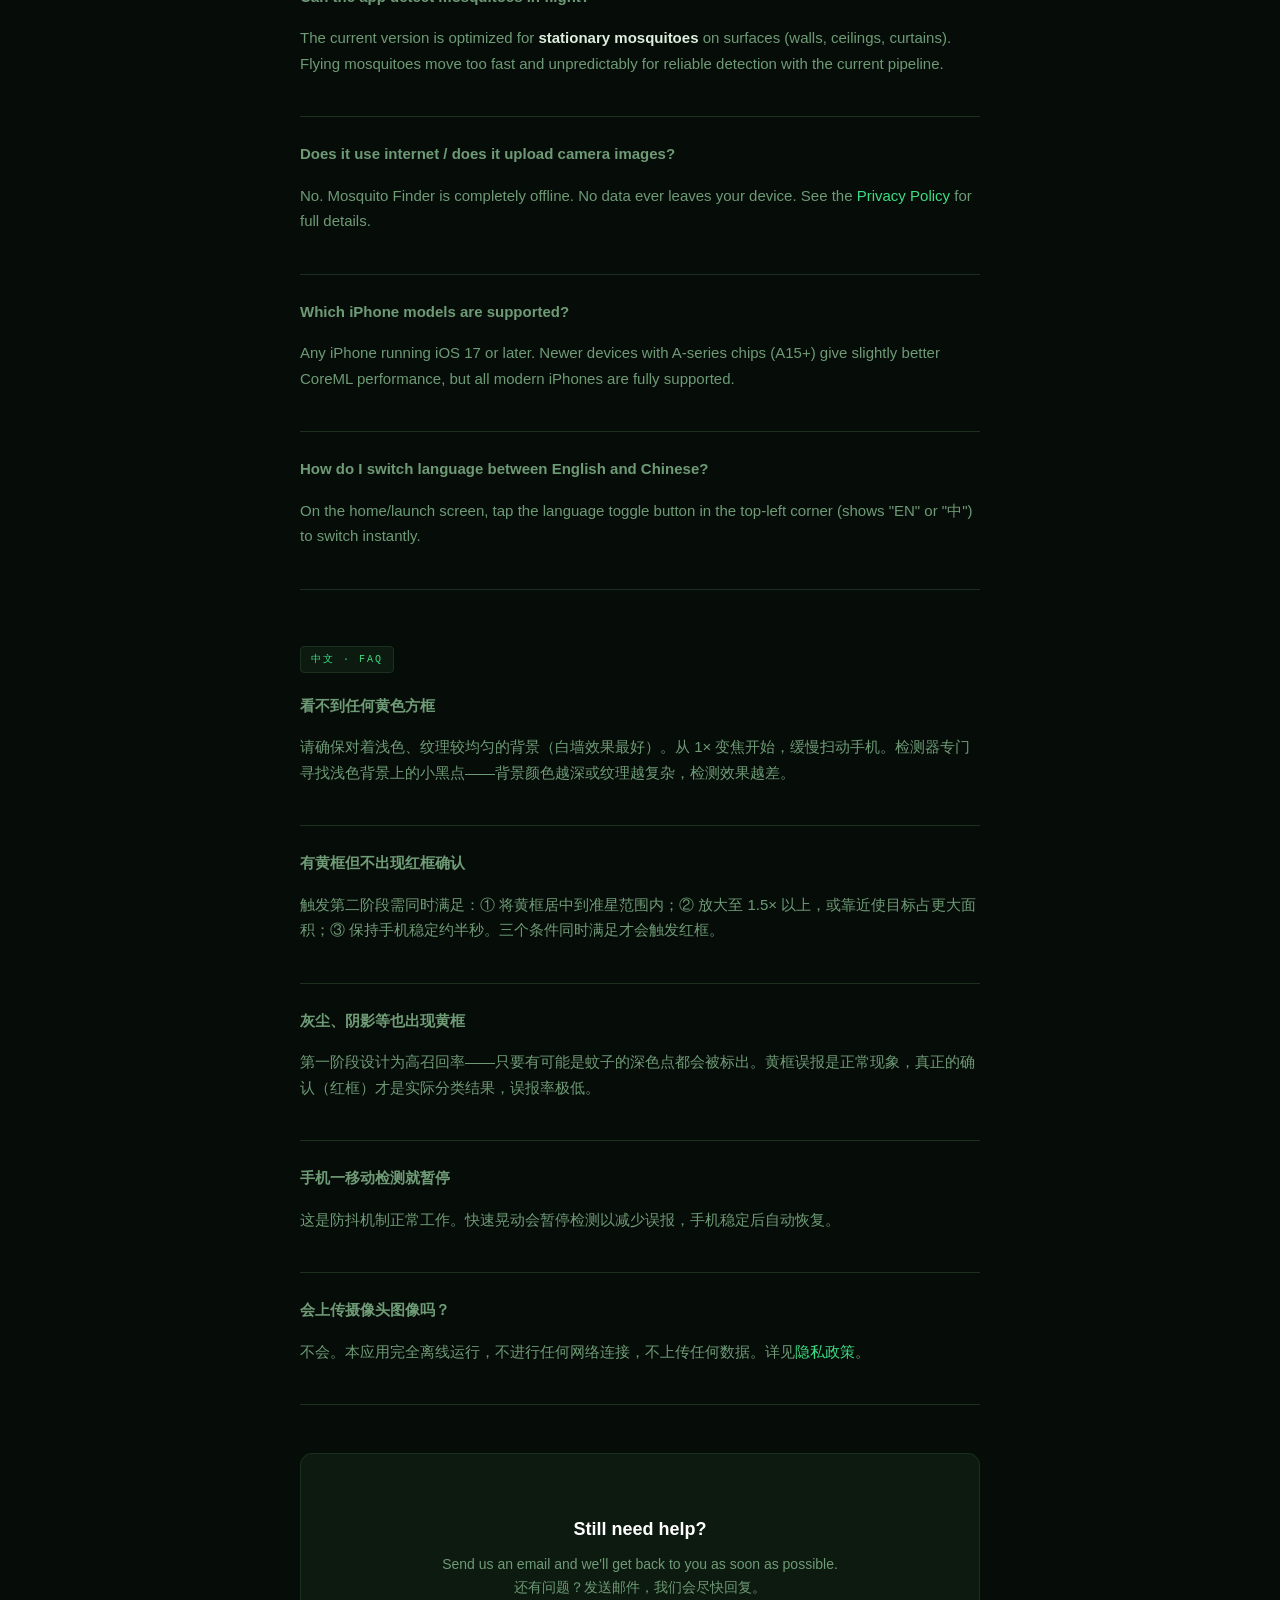
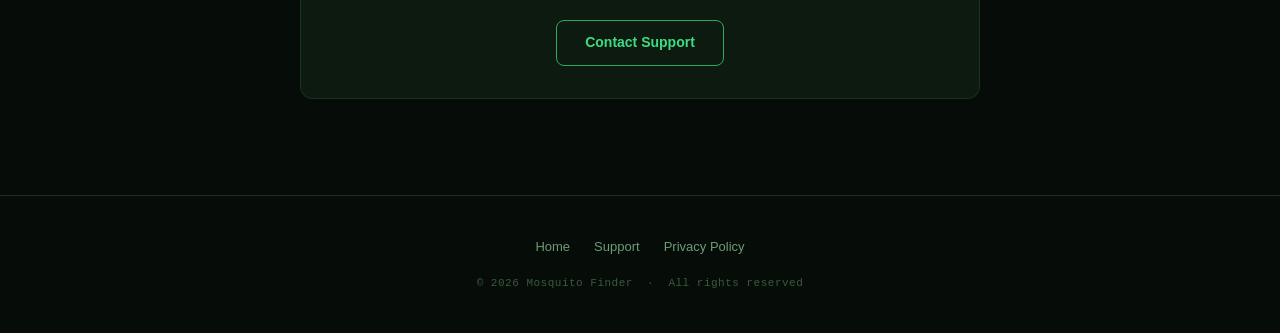
<file: website/support.html>
<!DOCTYPE html>
<html lang="en">
<head>
  <meta charset="UTF-8" />
  <meta name="viewport" content="width=device-width, initial-scale=1.0" />
  <title>Support — Mosquito Finder</title>
  <meta name="description" content="Mosquito Finder Support — tips, FAQ, and how to get the best results detecting mosquitoes with your iPhone." />
  <link rel="stylesheet" href="css/style.css" />
</head>
<body>

<div class="scan-overlay"></div>

<!-- NAV -->
<nav>
  <div class="nav-inner">
    <a class="nav-logo" href="index.html">&#x25CE; Mosquito Finder</a>
    <div class="nav-links">
      <a href="index.html#how-it-works">How It Works</a>
      <a href="support.html">Support</a>
      <a href="privacy.html">Privacy</a>
    </div>
  </div>
</nav>

<!-- CONTENT -->
<main style="padding: 64px 24px 96px;">
  <div class="prose">
    <h1>Support</h1>
    <p class="meta">MOSQUITO FINDER &nbsp;·&nbsp; 猎蚊者</p>

    <!-- TIPS -->
    <h2>Tips for Best Results</h2>
    <ul>
      <li><strong>Use on light-colored surfaces.</strong> White walls, ceilings, and light curtains give the best contrast. Dark or heavily patterned backgrounds increase false positives.</li>
      <li><strong>Keep the flashlight on.</strong> The app auto-enables it. Low light is where the detector shines.</li>
      <li><strong>Move slowly.</strong> Quick phone movements trigger the anti-shake guard and pause detection. Slow, deliberate sweeps give Stage 1 time to find candidates.</li>
      <li><strong>Zoom in to confirm.</strong> Once you see a yellow halo, move closer or use the zoom slider to reach 1.5× or more. Stage 2 classification only triggers when the target is centered and large enough.</li>
      <li><strong>Stay steady for 0.4 seconds.</strong> A target needs to remain stable for ~4 frames before Stage 2 triggers. Hold your phone still on the target.</li>
    </ul>

    <!-- FAQ -->
    <h2>Frequently Asked Questions</h2>

    <div class="faq">
      <div class="faq-item">
        <p class="faq-q">I don't see any yellow boxes at all.</p>
        <p class="faq-a">Make sure you're scanning a light-colored, relatively uniform background (white wall works best). Start at ~1× zoom and sweep slowly. The detector looks for small dark spots against a light background — very dark or textured surfaces will suppress detection.</p>
      </div>
      <div class="faq-item">
        <p class="faq-q">I see yellow boxes but never get a red confirmation box.</p>
        <p class="faq-a">To trigger Stage 2: (1) center the yellow box in the crosshair, (2) zoom to at least 1.5× or move closer so the target occupies a larger area, (3) hold steady for about half a second. All three conditions must be met.</p>
      </div>
      <div class="faq-item">
        <p class="faq-q">The app shows yellow boxes on things that aren't mosquitoes (dust, shadows, etc.).</p>
        <p class="faq-a">Stage 1 is intentionally high-recall — it marks anything that <em>could</em> be a mosquito. Only Stage 2 (zoom-in confirmation) is the actual classification. False yellow halos are normal and expected; false <em>red</em> boxes should be rare.</p>
      </div>
      <div class="faq-item">
        <p class="faq-q">The detection pauses whenever I move the phone.</p>
        <p class="faq-a">This is the anti-shake guard working as intended. Rapid phone movement (walking, repositioning) temporarily pauses detection to prevent false triggers. It resumes automatically once the phone is steady.</p>
      </div>
      <div class="faq-item">
        <p class="faq-q">Does the app work in the dark without the flashlight?</p>
        <p class="faq-a">The flashlight is required for reliable detection. The Stage 1 algorithm relies on having enough illumination to distinguish a dark mosquito from the background. Without the flashlight in a dark room, detection accuracy degrades significantly.</p>
      </div>
      <div class="faq-item">
        <p class="faq-q">Can the app detect mosquitoes in flight?</p>
        <p class="faq-a">The current version is optimized for <strong>stationary mosquitoes</strong> on surfaces (walls, ceilings, curtains). Flying mosquitoes move too fast and unpredictably for reliable detection with the current pipeline.</p>
      </div>
      <div class="faq-item">
        <p class="faq-q">Does it use internet / does it upload camera images?</p>
        <p class="faq-a">No. Mosquito Finder is completely offline. No data ever leaves your device. See the <a href="privacy.html">Privacy Policy</a> for full details.</p>
      </div>
      <div class="faq-item">
        <p class="faq-q">Which iPhone models are supported?</p>
        <p class="faq-a">Any iPhone running iOS 17 or later. Newer devices with A-series chips (A15+) give slightly better CoreML performance, but all modern iPhones are fully supported.</p>
      </div>
      <div class="faq-item">
        <p class="faq-q">How do I switch language between English and Chinese?</p>
        <p class="faq-a">On the home/launch screen, tap the language toggle button in the top-left corner (shows "EN" or "中") to switch instantly.</p>
      </div>
    </div>

    <!-- FAQ Chinese -->
    <span class="lang-tag" style="margin-top: 56px;">中文 · FAQ</span>

    <div class="faq">
      <div class="faq-item">
        <p class="faq-q">看不到任何黄色方框</p>
        <p class="faq-a">请确保对着浅色、纹理较均匀的背景（白墙效果最好）。从 1× 变焦开始，缓慢扫动手机。检测器专门寻找浅色背景上的小黑点——背景颜色越深或纹理越复杂，检测效果越差。</p>
      </div>
      <div class="faq-item">
        <p class="faq-q">有黄框但不出现红框确认</p>
        <p class="faq-a">触发第二阶段需同时满足：① 将黄框居中到准星范围内；② 放大至 1.5× 以上，或靠近使目标占更大面积；③ 保持手机稳定约半秒。三个条件同时满足才会触发红框。</p>
      </div>
      <div class="faq-item">
        <p class="faq-q">灰尘、阴影等也出现黄框</p>
        <p class="faq-a">第一阶段设计为高召回率——只要有可能是蚊子的深色点都会被标出。黄框误报是正常现象，真正的确认（红框）才是实际分类结果，误报率极低。</p>
      </div>
      <div class="faq-item">
        <p class="faq-q">手机一移动检测就暂停</p>
        <p class="faq-a">这是防抖机制正常工作。快速晃动会暂停检测以减少误报，手机稳定后自动恢复。</p>
      </div>
      <div class="faq-item">
        <p class="faq-q">会上传摄像头图像吗？</p>
        <p class="faq-a">不会。本应用完全离线运行，不进行任何网络连接，不上传任何数据。详见<a href="privacy.html">隐私政策</a>。</p>
      </div>
    </div>

    <!-- CONTACT -->
    <div class="contact-card">
      <h3>Still need help?</h3>
      <p>Send us an email and we'll get back to you as soon as possible.<br/>
      还有问题？发送邮件，我们会尽快回复。</p>
      <!-- Replace with your real email address -->
      <a class="btn-outline" href="mailto:your-email@example.com">Contact Support</a>
    </div>

  </div>
</main>

<!-- FOOTER -->
<footer>
  <div class="footer-inner">
    <div class="footer-links">
      <a href="index.html">Home</a>
      <a href="support.html">Support</a>
      <a href="privacy.html">Privacy Policy</a>
    </div>
    <p class="footer-copy">© 2026 Mosquito Finder &nbsp;·&nbsp; All rights reserved</p>
  </div>
</footer>

</body>
</html>
</file>
<file: docs/css/style.css>
/* ============================================================
   Mosquito Finder — Official Website
   Dark / tactical theme matching the app aesthetic
   ============================================================ */

:root {
  --bg:           #060d08;
  --surface:      #0d1a0f;
  --surface-2:    #122016;
  --border:       #1c3020;
  --green:        #3ddc84;
  --green-dim:    #2aaa5f;
  --green-glow:   rgba(61, 220, 132, 0.18);
  --red:          #ff4d4d;
  --text:         #ddeedd;
  --text-muted:   #6e9a76;
  --text-faint:   #3a5a3e;
  --font-sans:    -apple-system, BlinkMacSystemFont, "SF Pro Display", "Helvetica Neue", sans-serif;
  --font-mono:    "SF Mono", "Fira Mono", "Consolas", "Monaco", monospace;
  --radius:       12px;
  --radius-sm:    8px;
  --max-w:        900px;
}

/* ── Reset ── */
*, *::before, *::after { box-sizing: border-box; margin: 0; padding: 0; }
html { scroll-behavior: smooth; -webkit-text-size-adjust: 100%; }
body {
  background: var(--bg);
  color: var(--text);
  font-family: var(--font-sans);
  font-size: 16px;
  line-height: 1.7;
  min-height: 100vh;
}
img { display: block; max-width: 100%; }
a { color: var(--green); text-decoration: none; }
a:hover { text-decoration: underline; }

/* ── Layout ── */
.container {
  max-width: var(--max-w);
  margin: 0 auto;
  padding: 0 24px;
}

/* ── NAV ── */
nav {
  position: sticky;
  top: 0;
  z-index: 100;
  background: rgba(6, 13, 8, 0.88);
  backdrop-filter: blur(12px);
  -webkit-backdrop-filter: blur(12px);
  border-bottom: 1px solid var(--border);
}
.nav-inner {
  display: flex;
  align-items: center;
  justify-content: space-between;
  height: 56px;
  max-width: var(--max-w);
  margin: 0 auto;
  padding: 0 24px;
}
.nav-logo {
  font-family: var(--font-mono);
  font-size: 13px;
  font-weight: 600;
  color: var(--green);
  letter-spacing: 2px;
  text-transform: uppercase;
  text-decoration: none;
}
.nav-logo:hover { text-decoration: none; opacity: .8; }
.nav-links { display: flex; gap: 28px; }
.nav-links a {
  font-size: 13px;
  color: var(--text-muted);
  letter-spacing: .5px;
}
.nav-links a:hover { color: var(--green); text-decoration: none; }

/* ── HERO ── */
.hero {
  text-align: center;
  padding: 100px 24px 80px;
  position: relative;
  overflow: hidden;
}
.hero::before {
  content: "";
  position: absolute;
  inset: 0;
  background:
    radial-gradient(ellipse 70% 50% at 50% 0%, rgba(61,220,132,.09) 0%, transparent 70%);
  pointer-events: none;
}
.hero-badge {
  display: inline-block;
  font-family: var(--font-mono);
  font-size: 10px;
  letter-spacing: 3px;
  text-transform: uppercase;
  color: var(--green);
  border: 1px solid var(--border);
  background: var(--surface);
  padding: 5px 14px;
  border-radius: 100px;
  margin-bottom: 28px;
}
.hero h1 {
  font-size: clamp(36px, 7vw, 64px);
  font-weight: 700;
  letter-spacing: -1px;
  line-height: 1.1;
  color: #fff;
  margin-bottom: 8px;
}
.hero h1 span { color: var(--green); }
.hero-subtitle {
  font-family: var(--font-mono);
  font-size: 12px;
  letter-spacing: 4px;
  text-transform: uppercase;
  color: var(--text-muted);
  margin-bottom: 24px;
}
.hero-desc {
  font-size: 18px;
  color: var(--text-muted);
  max-width: 540px;
  margin: 0 auto 44px;
  line-height: 1.65;
}
.hero-cta {
  display: inline-flex;
  align-items: center;
  gap: 10px;
  background: var(--green);
  color: #050e07;
  font-size: 16px;
  font-weight: 700;
  padding: 15px 36px;
  border-radius: var(--radius);
  transition: opacity .15s, transform .15s;
  box-shadow: 0 0 32px rgba(61,220,132,.25);
}
.hero-cta:hover { opacity: .88; transform: translateY(-1px); text-decoration: none; }
.hero-cta svg { width: 22px; height: 22px; }
.hero-note {
  margin-top: 14px;
  font-size: 12px;
  color: var(--text-faint);
  font-family: var(--font-mono);
  letter-spacing: .5px;
}

/* ── FEATURES ── */
.section { padding: 72px 0; }
.section-label {
  font-family: var(--font-mono);
  font-size: 10px;
  letter-spacing: 4px;
  text-transform: uppercase;
  color: var(--green);
  margin-bottom: 10px;
}
.section-title {
  font-size: clamp(24px, 4vw, 36px);
  font-weight: 700;
  color: #fff;
  letter-spacing: -.5px;
  margin-bottom: 14px;
}
.section-desc {
  font-size: 16px;
  color: var(--text-muted);
  max-width: 520px;
  margin-bottom: 48px;
}

.features-grid {
  display: grid;
  grid-template-columns: repeat(auto-fit, minmax(240px, 1fr));
  gap: 20px;
}
.feature-card {
  background: var(--surface);
  border: 1px solid var(--border);
  border-radius: var(--radius);
  padding: 28px 24px;
  transition: border-color .2s, box-shadow .2s;
}
.feature-card:hover {
  border-color: var(--green-dim);
  box-shadow: 0 0 20px var(--green-glow);
}
.feature-icon {
  font-size: 28px;
  margin-bottom: 16px;
}
.feature-card h3 {
  font-size: 16px;
  font-weight: 600;
  color: #fff;
  margin-bottom: 8px;
}
.feature-card p {
  font-size: 14px;
  color: var(--text-muted);
  line-height: 1.6;
}

/* ── HOW IT WORKS ── */
.steps { display: flex; flex-direction: column; gap: 0; }
.step {
  display: grid;
  grid-template-columns: 56px 1fr;
  gap: 24px;
  padding: 28px 0;
  border-bottom: 1px solid var(--border);
}
.step:last-child { border-bottom: none; }
.step-num {
  width: 40px;
  height: 40px;
  border-radius: 50%;
  background: var(--surface-2);
  border: 1px solid var(--border);
  display: flex;
  align-items: center;
  justify-content: center;
  font-family: var(--font-mono);
  font-size: 13px;
  font-weight: 700;
  color: var(--green);
  flex-shrink: 0;
  margin-top: 2px;
}
.step-content h3 {
  font-size: 17px;
  font-weight: 600;
  color: #fff;
  margin-bottom: 6px;
}
.step-content p { font-size: 15px; color: var(--text-muted); }

/* ── PRIVACY BADGE ── */
.privacy-strip {
  background: var(--surface);
  border: 1px solid var(--border);
  border-radius: var(--radius);
  padding: 28px 32px;
  display: grid;
  grid-template-columns: auto 1fr;
  gap: 20px;
  align-items: center;
  margin: 56px 0;
}
.privacy-strip .icon { font-size: 36px; }
.privacy-strip h3 { font-size: 17px; font-weight: 600; color: #fff; margin-bottom: 4px; }
.privacy-strip p { font-size: 14px; color: var(--text-muted); }

/* ── DIVIDER ── */
.divider {
  height: 1px;
  background: var(--border);
  margin: 0;
}

/* ── FOOTER ── */
footer {
  border-top: 1px solid var(--border);
  padding: 40px 24px;
}
.footer-inner {
  max-width: var(--max-w);
  margin: 0 auto;
  display: flex;
  flex-direction: column;
  gap: 16px;
  align-items: center;
  text-align: center;
}
.footer-links {
  display: flex;
  gap: 24px;
  flex-wrap: wrap;
  justify-content: center;
}
.footer-links a { font-size: 13px; color: var(--text-muted); }
.footer-links a:hover { color: var(--green); text-decoration: none; }
.footer-copy {
  font-family: var(--font-mono);
  font-size: 11px;
  color: var(--text-faint);
  letter-spacing: .5px;
}

/* ── PROSE (privacy / support pages) ── */
.prose { max-width: 680px; margin: 0 auto; }
.prose h1 {
  font-size: clamp(28px, 5vw, 42px);
  font-weight: 700;
  color: #fff;
  letter-spacing: -.5px;
  margin-bottom: 6px;
}
.prose .meta {
  font-family: var(--font-mono);
  font-size: 11px;
  color: var(--text-faint);
  letter-spacing: 1px;
  margin-bottom: 48px;
}
.prose h2 {
  font-size: 20px;
  font-weight: 600;
  color: #fff;
  margin: 40px 0 12px;
  padding-bottom: 8px;
  border-bottom: 1px solid var(--border);
}
.prose h3 { font-size: 16px; font-weight: 600; color: var(--green); margin: 28px 0 8px; }
.prose p { font-size: 15px; color: var(--text-muted); margin-bottom: 16px; }
.prose ul, .prose ol { padding-left: 20px; margin-bottom: 16px; }
.prose li { font-size: 15px; color: var(--text-muted); margin-bottom: 6px; }
.prose strong { color: var(--text); }
.prose a { color: var(--green); }
.prose .lang-tag {
  display: inline-block;
  font-family: var(--font-mono);
  font-size: 10px;
  letter-spacing: 2px;
  text-transform: uppercase;
  color: var(--green);
  background: var(--surface);
  border: 1px solid var(--border);
  padding: 4px 10px;
  border-radius: 4px;
  margin: 32px 0 20px;
}

/* ── SUPPORT cards ── */
.faq { display: flex; flex-direction: column; gap: 0; }
.faq-item {
  border-bottom: 1px solid var(--border);
  padding: 24px 0;
}
.faq-item:first-child { padding-top: 0; }
.faq-q {
  font-size: 16px;
  font-weight: 600;
  color: #fff;
  margin-bottom: 8px;
}
.faq-a { font-size: 14px; color: var(--text-muted); }
.contact-card {
  background: var(--surface);
  border: 1px solid var(--border);
  border-radius: var(--radius);
  padding: 32px;
  margin-top: 48px;
  text-align: center;
}
.contact-card h3 { font-size: 18px; font-weight: 600; color: #fff; margin-bottom: 8px; }
.contact-card p { font-size: 14px; color: var(--text-muted); margin-bottom: 20px; }
.btn-outline {
  display: inline-block;
  border: 1px solid var(--green-dim);
  color: var(--green);
  padding: 10px 28px;
  border-radius: var(--radius-sm);
  font-size: 14px;
  font-weight: 600;
  transition: background .15s;
}
.btn-outline:hover { background: var(--green-glow); text-decoration: none; }

/* ── SCAN LINE animation ── */
@keyframes scanline {
  0%   { transform: translateY(-100%); }
  100% { transform: translateY(100vh); }
}
.scan-overlay {
  position: fixed;
  inset: 0;
  pointer-events: none;
  overflow: hidden;
  z-index: 0;
  opacity: .03;
}
.scan-overlay::after {
  content: "";
  position: absolute;
  left: 0; right: 0;
  height: 60px;
  background: linear-gradient(transparent, rgba(61,220,132,.6), transparent);
  animation: scanline 6s linear infinite;
}

/* ── Responsive ── */
@media (max-width: 600px) {
  .nav-links { display: none; }
  .hero { padding: 72px 24px 64px; }
  .privacy-strip { grid-template-columns: 1fr; }
  .privacy-strip .icon { display: none; }
  .step { grid-template-columns: 44px 1fr; gap: 16px; }
}
</file>
<file: website/css/style.css>
/* ============================================================
   Mosquito Finder — Official Website
   Dark / tactical theme matching the app aesthetic
   ============================================================ */

:root {
  --bg:           #060d08;
  --surface:      #0d1a0f;
  --surface-2:    #122016;
  --border:       #1c3020;
  --green:        #3ddc84;
  --green-dim:    #2aaa5f;
  --green-glow:   rgba(61, 220, 132, 0.18);
  --red:          #ff4d4d;
  --text:         #ddeedd;
  --text-muted:   #6e9a76;
  --text-faint:   #3a5a3e;
  --font-sans:    -apple-system, BlinkMacSystemFont, "SF Pro Display", "Helvetica Neue", sans-serif;
  --font-mono:    "SF Mono", "Fira Mono", "Consolas", "Monaco", monospace;
  --radius:       12px;
  --radius-sm:    8px;
  --max-w:        900px;
}

/* ── Reset ── */
*, *::before, *::after { box-sizing: border-box; margin: 0; padding: 0; }
html { scroll-behavior: smooth; -webkit-text-size-adjust: 100%; }
body {
  background: var(--bg);
  color: var(--text);
  font-family: var(--font-sans);
  font-size: 16px;
  line-height: 1.7;
  min-height: 100vh;
}
img { display: block; max-width: 100%; }
a { color: var(--green); text-decoration: none; }
a:hover { text-decoration: underline; }

/* ── Layout ── */
.container {
  max-width: var(--max-w);
  margin: 0 auto;
  padding: 0 24px;
}

/* ── NAV ── */
nav {
  position: sticky;
  top: 0;
  z-index: 100;
  background: rgba(6, 13, 8, 0.88);
  backdrop-filter: blur(12px);
  -webkit-backdrop-filter: blur(12px);
  border-bottom: 1px solid var(--border);
}
.nav-inner {
  display: flex;
  align-items: center;
  justify-content: space-between;
  height: 56px;
  max-width: var(--max-w);
  margin: 0 auto;
  padding: 0 24px;
}
.nav-logo {
  font-family: var(--font-mono);
  font-size: 13px;
  font-weight: 600;
  color: var(--green);
  letter-spacing: 2px;
  text-transform: uppercase;
  text-decoration: none;
}
.nav-logo:hover { text-decoration: none; opacity: .8; }
.nav-links { display: flex; gap: 28px; }
.nav-links a {
  font-size: 13px;
  color: var(--text-muted);
  letter-spacing: .5px;
}
.nav-links a:hover { color: var(--green); text-decoration: none; }

/* ── HERO ── */
.hero {
  text-align: center;
  padding: 100px 24px 80px;
  position: relative;
  overflow: hidden;
}
.hero::before {
  content: "";
  position: absolute;
  inset: 0;
  background:
    radial-gradient(ellipse 70% 50% at 50% 0%, rgba(61,220,132,.09) 0%, transparent 70%);
  pointer-events: none;
}
.hero-badge {
  display: inline-block;
  font-family: var(--font-mono);
  font-size: 10px;
  letter-spacing: 3px;
  text-transform: uppercase;
  color: var(--green);
  border: 1px solid var(--border);
  background: var(--surface);
  padding: 5px 14px;
  border-radius: 100px;
  margin-bottom: 28px;
}
.hero h1 {
  font-size: clamp(36px, 7vw, 64px);
  font-weight: 700;
  letter-spacing: -1px;
  line-height: 1.1;
  color: #fff;
  margin-bottom: 8px;
}
.hero h1 span { color: var(--green); }
.hero-subtitle {
  font-family: var(--font-mono);
  font-size: 12px;
  letter-spacing: 4px;
  text-transform: uppercase;
  color: var(--text-muted);
  margin-bottom: 24px;
}
.hero-desc {
  font-size: 18px;
  color: var(--text-muted);
  max-width: 540px;
  margin: 0 auto 44px;
  line-height: 1.65;
}
.hero-cta {
  display: inline-flex;
  align-items: center;
  gap: 10px;
  background: var(--green);
  color: #050e07;
  font-size: 16px;
  font-weight: 700;
  padding: 15px 36px;
  border-radius: var(--radius);
  transition: opacity .15s, transform .15s;
  box-shadow: 0 0 32px rgba(61,220,132,.25);
}
.hero-cta:hover { opacity: .88; transform: translateY(-1px); text-decoration: none; }
.hero-cta svg { width: 22px; height: 22px; }
.hero-note {
  margin-top: 14px;
  font-size: 12px;
  color: var(--text-faint);
  font-family: var(--font-mono);
  letter-spacing: .5px;
}

/* ── FEATURES ── */
.section { padding: 72px 0; }
.section-label {
  font-family: var(--font-mono);
  font-size: 10px;
  letter-spacing: 4px;
  text-transform: uppercase;
  color: var(--green);
  margin-bottom: 10px;
}
.section-title {
  font-size: clamp(24px, 4vw, 36px);
  font-weight: 700;
  color: #fff;
  letter-spacing: -.5px;
  margin-bottom: 14px;
}
.section-desc {
  font-size: 16px;
  color: var(--text-muted);
  max-width: 520px;
  margin-bottom: 48px;
}

.features-grid {
  display: grid;
  grid-template-columns: repeat(auto-fit, minmax(240px, 1fr));
  gap: 20px;
}
.feature-card {
  background: var(--surface);
  border: 1px solid var(--border);
  border-radius: var(--radius);
  padding: 28px 24px;
  transition: border-color .2s, box-shadow .2s;
}
.feature-card:hover {
  border-color: var(--green-dim);
  box-shadow: 0 0 20px var(--green-glow);
}
.feature-icon {
  font-size: 28px;
  margin-bottom: 16px;
}
.feature-card h3 {
  font-size: 16px;
  font-weight: 600;
  color: #fff;
  margin-bottom: 8px;
}
.feature-card p {
  font-size: 14px;
  color: var(--text-muted);
  line-height: 1.6;
}

/* ── HOW IT WORKS ── */
.steps { display: flex; flex-direction: column; gap: 0; }
.step {
  display: grid;
  grid-template-columns: 56px 1fr;
  gap: 24px;
  padding: 28px 0;
  border-bottom: 1px solid var(--border);
}
.step:last-child { border-bottom: none; }
.step-num {
  width: 40px;
  height: 40px;
  border-radius: 50%;
  background: var(--surface-2);
  border: 1px solid var(--border);
  display: flex;
  align-items: center;
  justify-content: center;
  font-family: var(--font-mono);
  font-size: 13px;
  font-weight: 700;
  color: var(--green);
  flex-shrink: 0;
  margin-top: 2px;
}
.step-content h3 {
  font-size: 17px;
  font-weight: 600;
  color: #fff;
  margin-bottom: 6px;
}
.step-content p { font-size: 15px; color: var(--text-muted); }

/* ── PRIVACY BADGE ── */
.privacy-strip {
  background: var(--surface);
  border: 1px solid var(--border);
  border-radius: var(--radius);
  padding: 28px 32px;
  display: grid;
  grid-template-columns: auto 1fr;
  gap: 20px;
  align-items: center;
  margin: 56px 0;
}
.privacy-strip .icon { font-size: 36px; }
.privacy-strip h3 { font-size: 17px; font-weight: 600; color: #fff; margin-bottom: 4px; }
.privacy-strip p { font-size: 14px; color: var(--text-muted); }

/* ── DIVIDER ── */
.divider {
  height: 1px;
  background: var(--border);
  margin: 0;
}

/* ── FOOTER ── */
footer {
  border-top: 1px solid var(--border);
  padding: 40px 24px;
}
.footer-inner {
  max-width: var(--max-w);
  margin: 0 auto;
  display: flex;
  flex-direction: column;
  gap: 16px;
  align-items: center;
  text-align: center;
}
.footer-links {
  display: flex;
  gap: 24px;
  flex-wrap: wrap;
  justify-content: center;
}
.footer-links a { font-size: 13px; color: var(--text-muted); }
.footer-links a:hover { color: var(--green); text-decoration: none; }
.footer-copy {
  font-family: var(--font-mono);
  font-size: 11px;
  color: var(--text-faint);
  letter-spacing: .5px;
}

/* ── PROSE (privacy / support pages) ── */
.prose { max-width: 680px; margin: 0 auto; }
.prose h1 {
  font-size: clamp(28px, 5vw, 42px);
  font-weight: 700;
  color: #fff;
  letter-spacing: -.5px;
  margin-bottom: 6px;
}
.prose .meta {
  font-family: var(--font-mono);
  font-size: 11px;
  color: var(--text-faint);
  letter-spacing: 1px;
  margin-bottom: 48px;
}
.prose h2 {
  font-size: 20px;
  font-weight: 600;
  color: #fff;
  margin: 40px 0 12px;
  padding-bottom: 8px;
  border-bottom: 1px solid var(--border);
}
.prose h3 { font-size: 16px; font-weight: 600; color: var(--green); margin: 28px 0 8px; }
.prose p { font-size: 15px; color: var(--text-muted); margin-bottom: 16px; }
.prose ul, .prose ol { padding-left: 20px; margin-bottom: 16px; }
.prose li { font-size: 15px; color: var(--text-muted); margin-bottom: 6px; }
.prose strong { color: var(--text); }
.prose a { color: var(--green); }
.prose .lang-tag {
  display: inline-block;
  font-family: var(--font-mono);
  font-size: 10px;
  letter-spacing: 2px;
  text-transform: uppercase;
  color: var(--green);
  background: var(--surface);
  border: 1px solid var(--border);
  padding: 4px 10px;
  border-radius: 4px;
  margin: 32px 0 20px;
}

/* ── SUPPORT cards ── */
.faq { display: flex; flex-direction: column; gap: 0; }
.faq-item {
  border-bottom: 1px solid var(--border);
  padding: 24px 0;
}
.faq-item:first-child { padding-top: 0; }
.faq-q {
  font-size: 16px;
  font-weight: 600;
  color: #fff;
  margin-bottom: 8px;
}
.faq-a { font-size: 14px; color: var(--text-muted); }
.contact-card {
  background: var(--surface);
  border: 1px solid var(--border);
  border-radius: var(--radius);
  padding: 32px;
  margin-top: 48px;
  text-align: center;
}
.contact-card h3 { font-size: 18px; font-weight: 600; color: #fff; margin-bottom: 8px; }
.contact-card p { font-size: 14px; color: var(--text-muted); margin-bottom: 20px; }
.btn-outline {
  display: inline-block;
  border: 1px solid var(--green-dim);
  color: var(--green);
  padding: 10px 28px;
  border-radius: var(--radius-sm);
  font-size: 14px;
  font-weight: 600;
  transition: background .15s;
}
.btn-outline:hover { background: var(--green-glow); text-decoration: none; }

/* ── SCAN LINE animation ── */
@keyframes scanline {
  0%   { transform: translateY(-100%); }
  100% { transform: translateY(100vh); }
}
.scan-overlay {
  position: fixed;
  inset: 0;
  pointer-events: none;
  overflow: hidden;
  z-index: 0;
  opacity: .03;
}
.scan-overlay::after {
  content: "";
  position: absolute;
  left: 0; right: 0;
  height: 60px;
  background: linear-gradient(transparent, rgba(61,220,132,.6), transparent);
  animation: scanline 6s linear infinite;
}

/* ── Responsive ── */
@media (max-width: 600px) {
  .nav-links { display: none; }
  .hero { padding: 72px 24px 64px; }
  .privacy-strip { grid-template-columns: 1fr; }
  .privacy-strip .icon { display: none; }
  .step { grid-template-columns: 44px 1fr; gap: 16px; }
}
</file>
